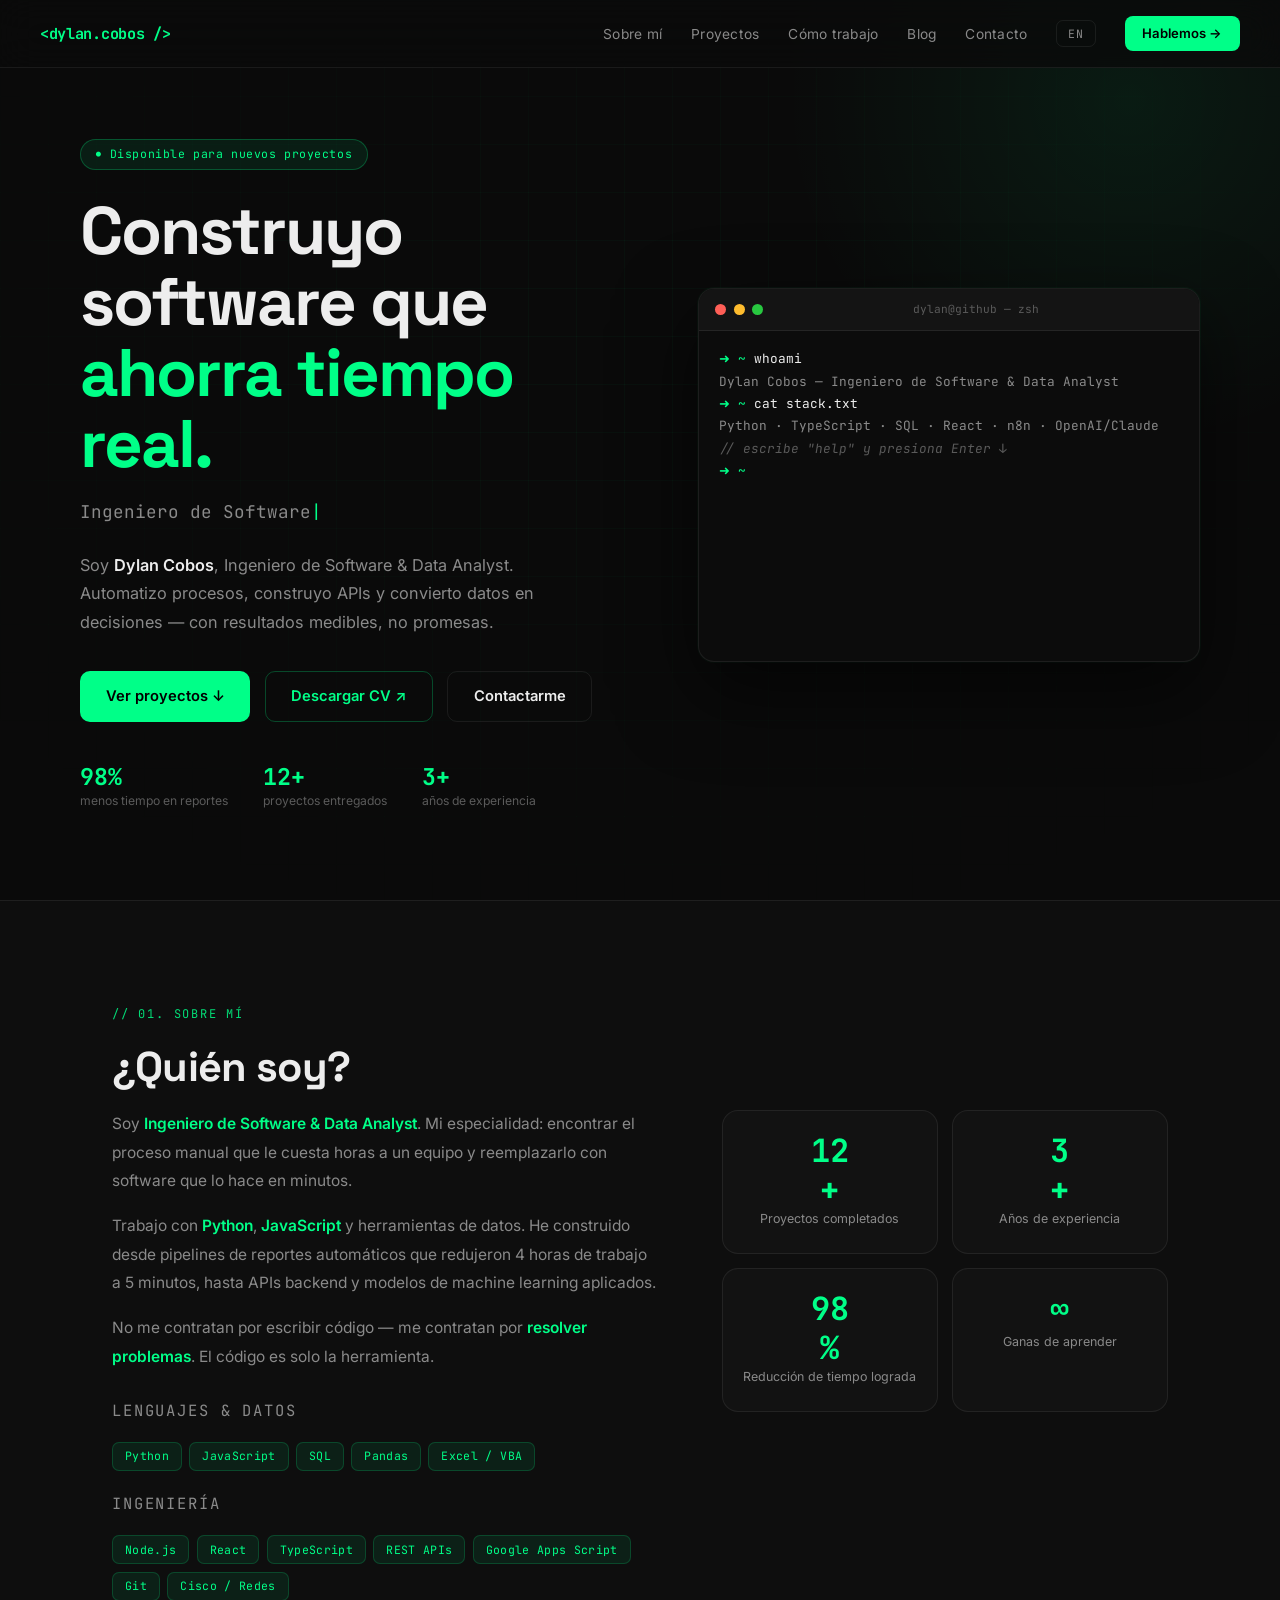
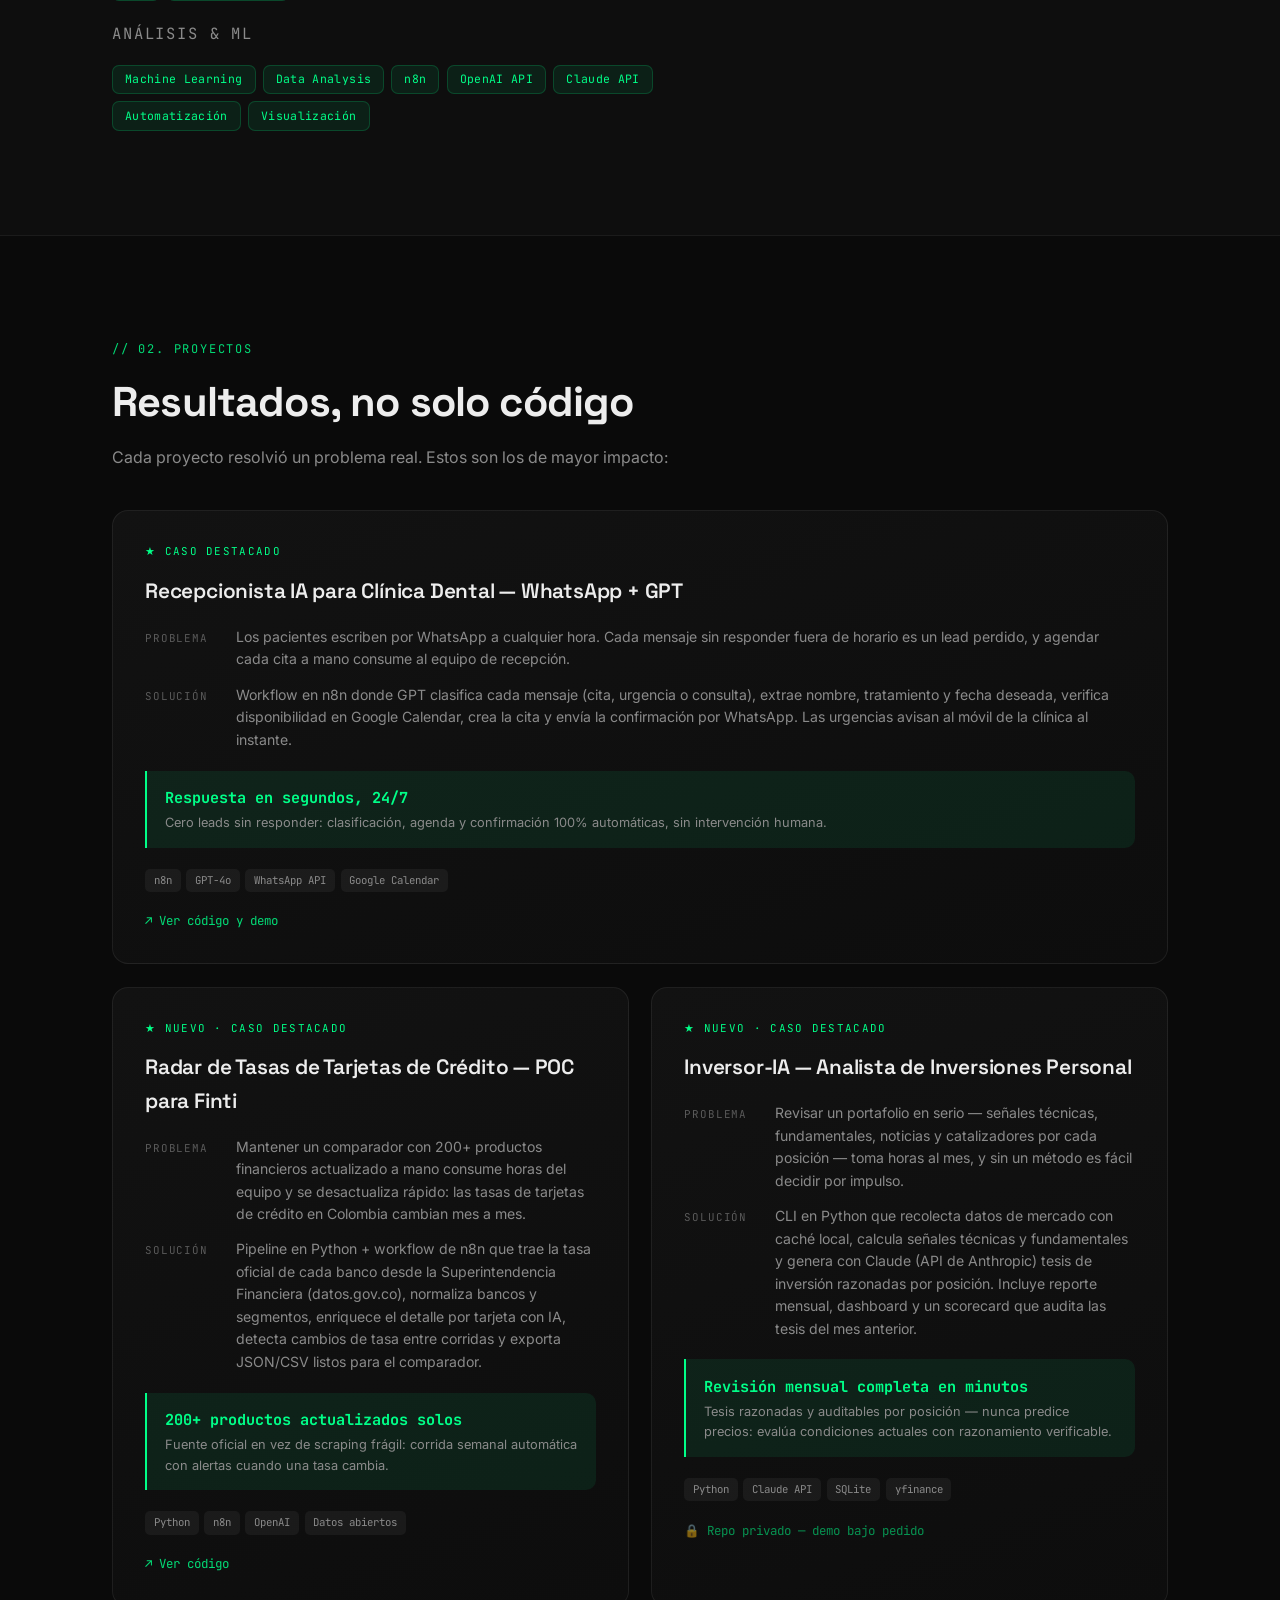
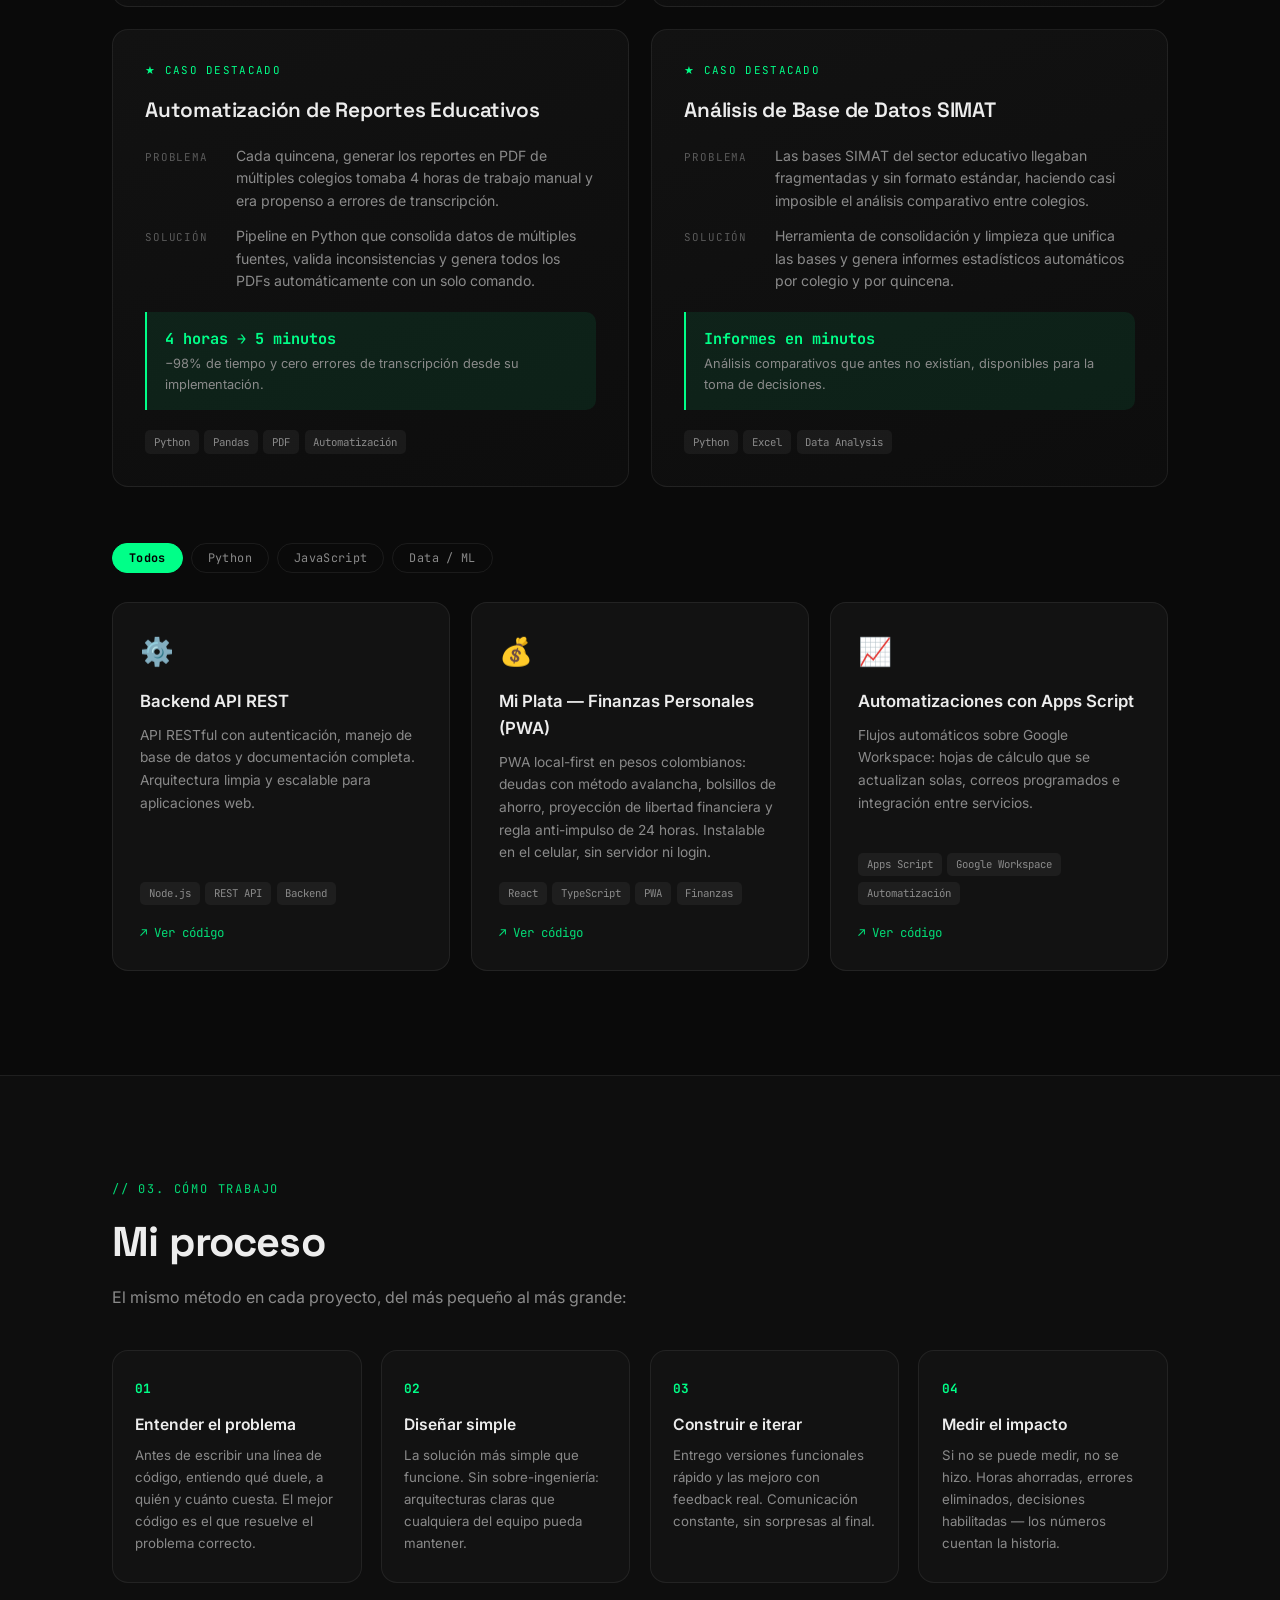
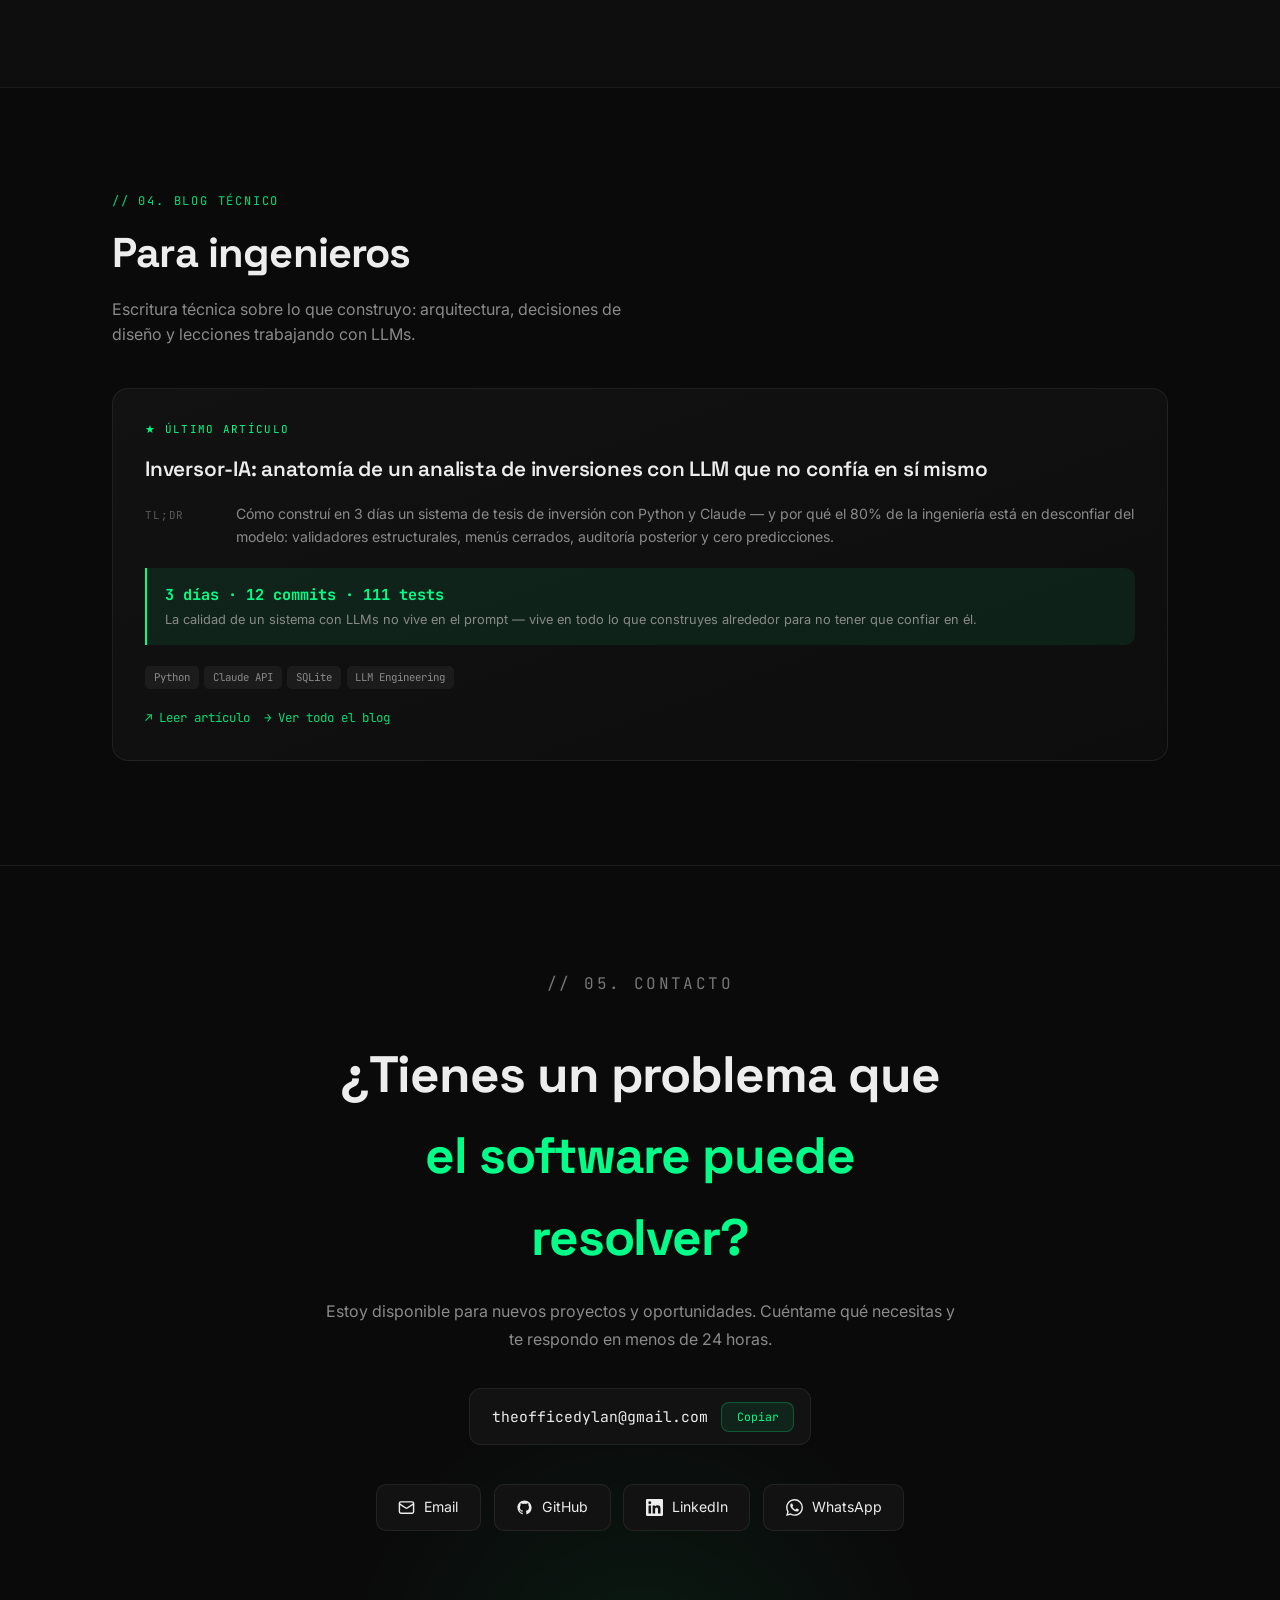
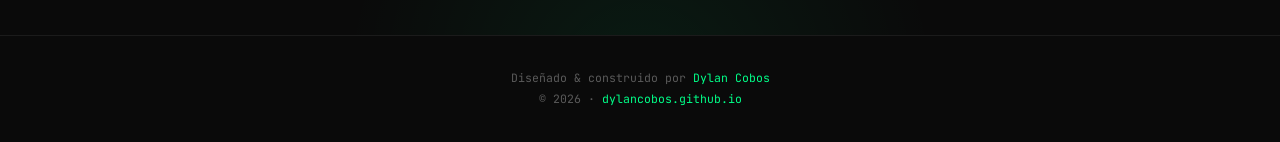
<file: index.html>
<!DOCTYPE html>
<html lang="es">
<head>
    <meta charset="UTF-8">
    <meta name="viewport" content="width=device-width, initial-scale=1.0">
    <title>Dylan Cobos — Ingeniero de Software & Data Analyst</title>
    <meta name="description" content="Ingeniero de Software & Data Analyst. Construyo automatizaciones con IA, APIs y análisis de datos que ahorran horas de trabajo y generan resultados medibles.">
    <meta name="theme-color" content="#0a0a0a">
    <meta property="og:type" content="website">
    <meta property="og:title" content="Dylan Cobos — Ingeniero de Software & Data Analyst">
    <meta property="og:description" content="Convierto problemas reales en software que ahorra tiempo y dinero. Python · JavaScript · Datos.">
    <meta property="og:url" content="https://dylancobos.github.io">
    <link rel="icon" href="data:image/svg+xml,%3Csvg xmlns='http://www.w3.org/2000/svg' viewBox='0 0 100 100'%3E%3Crect width='100' height='100' rx='20' fill='%230a0a0a'/%3E%3Ctext x='50' y='68' font-size='52' text-anchor='middle' fill='%2300ff88' font-family='monospace'%3E%26gt;_%3C/text%3E%3C/svg%3E">
    <link rel="preconnect" href="https://fonts.googleapis.com">
    <link rel="preconnect" href="https://fonts.gstatic.com" crossorigin>
    <link href="https://fonts.googleapis.com/css2?family=JetBrains+Mono:wght@400;500;700&family=Inter:wght@300;400;500;600;700&family=Space+Grotesk:wght@500;600;700&display=swap" rel="stylesheet">

    <!-- Structured data: Google indexa esto como perfil profesional -->
    <script type="application/ld+json">
    {
      "@context": "https://schema.org",
      "@type": "Person",
      "name": "Dylan Cobos",
      "url": "https://dylancobos.github.io",
      "email": "mailto:theofficedylan@gmail.com",
      "jobTitle": "Software Engineer & Data Analyst",
      "knowsAbout": ["Python", "JavaScript", "TypeScript", "SQL", "React", "n8n", "Data Analysis", "Machine Learning", "AI Automation", "Backend Development", "Process Automation"],
      "sameAs": [
        "https://github.com/dylancobos",
        "https://linkedin.com/in/dylancobos"
      ]
    }
    </script>

    <style>
        /* ════════ Variables ════════ */
        :root {
            --bg:           #0a0a0a;
            --bg-soft:      #0e0e0e;
            --bg-card:      #121212;
            --bg-card-h:    #181818;
            --accent:       #00ff88;
            --accent-dark:  #00cc6e;
            --accent-dim:   rgba(0,255,136,.08);
            --accent-glow:  rgba(0,255,136,.25);
            --text:         #ededed;
            --text-dim:     #8a8a8a;
            --text-faint:   #5a5a5a;
            --border:       rgba(255,255,255,.07);
            --border-h:     rgba(0,255,136,.28);
            --mono:         'JetBrains Mono', monospace;
            --sans:         'Inter', sans-serif;
            --display:      'Space Grotesk', sans-serif;
            --radius:       16px;
        }

        /* ════════ Reset ════════ */
        *, *::before, *::after { box-sizing: border-box; margin: 0; padding: 0; }
        html { scroll-behavior: smooth; }
        body {
            background: var(--bg);
            color: var(--text);
            font-family: var(--sans);
            line-height: 1.6;
            overflow-x: hidden;
        }
        ::selection { background: var(--accent); color: #000; }
        ::-webkit-scrollbar { width: 6px; }
        ::-webkit-scrollbar-track { background: var(--bg); }
        ::-webkit-scrollbar-thumb { background: #2a2a2a; border-radius: 3px; }
        ::-webkit-scrollbar-thumb:hover { background: var(--accent); }

        /* ════════ Scroll progress ════════ */
        #progress {
            position: fixed;
            top: 0; left: 0;
            height: 2px;
            width: 0;
            background: linear-gradient(90deg, var(--accent), #00ccff);
            z-index: 300;
            transition: width .1s linear;
        }

        /* ════════ Nav ════════ */
        nav {
            position: fixed;
            inset: 0 0 auto;
            z-index: 200;
            display: flex;
            justify-content: space-between;
            align-items: center;
            padding: 1rem 2.5rem;
            background: rgba(10,10,10,.8);
            backdrop-filter: blur(18px);
            -webkit-backdrop-filter: blur(18px);
            border-bottom: 1px solid var(--border);
        }
        .nav-logo {
            font-family: var(--mono);
            color: var(--accent);
            font-size: .95rem;
            font-weight: 700;
            text-decoration: none;
            letter-spacing: -.02em;
        }
        .nav-right { display: flex; align-items: center; gap: 1.8rem; }
        .nav-links { display: flex; gap: 1.8rem; list-style: none; }
        .nav-links a {
            color: var(--text-dim);
            text-decoration: none;
            font-size: .86rem;
            letter-spacing: .02em;
            transition: color .2s;
        }
        .nav-links a:hover, .nav-links a.active { color: var(--accent); }
        .lang-toggle {
            font-family: var(--mono);
            font-size: .72rem;
            background: transparent;
            color: var(--text-dim);
            border: 1px solid var(--border);
            border-radius: 7px;
            padding: .32rem .7rem;
            cursor: pointer;
            transition: all .2s;
            letter-spacing: .06em;
        }
        .lang-toggle:hover { border-color: var(--accent); color: var(--accent); }
        .nav-cta {
            font-size: .82rem;
            font-weight: 600;
            background: var(--accent);
            color: #000 !important;
            padding: .45rem 1.1rem;
            border-radius: 8px;
            text-decoration: none;
            transition: all .2s;
        }
        .nav-cta:hover { background: var(--accent-dark); transform: translateY(-1px); }

        .hamburger {
            display: none;
            flex-direction: column;
            gap: 5px;
            background: none;
            border: none;
            cursor: pointer;
            padding: 4px;
        }
        .hamburger span {
            display: block;
            width: 22px; height: 2px;
            background: var(--text);
            border-radius: 2px;
            transition: all .3s;
        }
        .hamburger.open span:nth-child(1) { transform: translateY(7px) rotate(45deg); }
        .hamburger.open span:nth-child(2) { opacity: 0; }
        .hamburger.open span:nth-child(3) { transform: translateY(-7px) rotate(-45deg); }

        .mob-menu {
            display: none;
            position: fixed;
            top: 58px; left: 0; right: 0;
            z-index: 199;
            background: rgba(10,10,10,.97);
            backdrop-filter: blur(18px);
            border-bottom: 1px solid var(--border);
            padding: 1rem 2rem 1.5rem;
        }
        .mob-menu.open { display: block; }
        .mob-menu a {
            display: block;
            color: var(--text-dim);
            text-decoration: none;
            padding: .85rem 0;
            border-bottom: 1px solid var(--border);
            font-size: 1rem;
            transition: color .2s;
        }
        .mob-menu a:last-child { border-bottom: none; }
        .mob-menu a:hover { color: var(--accent); }

        /* ════════ Section base ════════ */
        .section-wrap { max-width: 1120px; margin: 0 auto; padding: 6.5rem 2rem; }
        .section-tag {
            font-family: var(--mono);
            font-size: .75rem;
            color: var(--accent);
            letter-spacing: .15em;
            text-transform: uppercase;
            margin-bottom: .6rem;
            opacity: .85;
        }
        .section-title {
            font-family: var(--display);
            font-size: clamp(1.8rem, 4vw, 2.6rem);
            font-weight: 700;
            margin-bottom: .6rem;
            letter-spacing: -.02em;
        }
        .section-sub {
            color: var(--text-dim);
            font-size: 1rem;
            max-width: 560px;
            margin-bottom: 2.5rem;
        }

        /* ════════ HERO ════════ */
        #hero {
            min-height: 100vh;
            display: flex;
            align-items: center;
            padding: 110px 2rem 60px;
            position: relative;
            overflow: hidden;
        }
        .hero-bg {
            position: absolute;
            inset: 0;
            background-image:
                linear-gradient(rgba(0,255,136,.03) 1px, transparent 1px),
                linear-gradient(90deg, rgba(0,255,136,.03) 1px, transparent 1px);
            background-size: 48px 48px;
            mask-image: radial-gradient(ellipse 90% 90% at 50% 40%, #000 10%, transparent 75%);
            -webkit-mask-image: radial-gradient(ellipse 90% 90% at 50% 40%, #000 10%, transparent 75%);
            pointer-events: none;
        }
        .hero-glow {
            position: absolute;
            width: 700px; height: 700px;
            top: -250px; right: -200px;
            background: radial-gradient(circle, rgba(0,255,136,.07) 0%, transparent 70%);
            pointer-events: none;
        }
        .hero-grid {
            position: relative;
            max-width: 1120px;
            margin: 0 auto;
            width: 100%;
            display: grid;
            grid-template-columns: 1.05fr .95fr;
            gap: 4rem;
            align-items: center;
        }
        .hero-badge {
            display: inline-flex;
            align-items: center;
            gap: .5rem;
            background: var(--accent-dim);
            border: 1px solid var(--accent-glow);
            color: var(--accent);
            font-family: var(--mono);
            font-size: .72rem;
            padding: .32rem .95rem;
            border-radius: 999px;
            margin-bottom: 1.6rem;
            letter-spacing: .05em;
        }
        .hero-badge::before { content: "●"; font-size: .5rem; animation: pulse 2s infinite; }
        @keyframes pulse { 0%,100%{opacity:1} 50%{opacity:.3} }

        h1.hero-name {
            font-family: var(--display);
            font-size: clamp(2.4rem, 6.5vw, 4.2rem);
            font-weight: 700;
            line-height: 1.06;
            letter-spacing: -.03em;
            margin-bottom: 1.1rem;
        }
        h1.hero-name em { font-style: normal; color: var(--accent); }
        .hero-role {
            font-family: var(--mono);
            font-size: clamp(.9rem, 2.2vw, 1.1rem);
            color: var(--text-dim);
            margin-bottom: 1.3rem;
            min-height: 1.8em;
        }
        .cursor { color: var(--accent); animation: blink 1s step-end infinite; }
        @keyframes blink { 0%,100%{opacity:1} 50%{opacity:0} }
        .hero-desc {
            color: var(--text-dim);
            font-size: 1.02rem;
            line-height: 1.75;
            max-width: 500px;
            margin-bottom: 2.2rem;
        }
        .hero-desc strong { color: var(--text); font-weight: 600; }
        .hero-ctas { display: flex; gap: .9rem; flex-wrap: wrap; margin-bottom: 2.6rem; }

        .btn {
            display: inline-flex;
            align-items: center;
            gap: .5rem;
            padding: .78rem 1.6rem;
            border-radius: 10px;
            font-size: .92rem;
            font-weight: 600;
            text-decoration: none;
            border: none;
            cursor: pointer;
            transition: all .22s;
        }
        .btn-primary { background: var(--accent); color: #000; }
        .btn-primary:hover {
            background: var(--accent-dark);
            transform: translateY(-2px);
            box-shadow: 0 0 28px rgba(0,255,136,.35);
        }
        .btn-ghost {
            background: transparent;
            color: var(--text);
            border: 1px solid var(--border);
        }
        .btn-ghost:hover { border-color: var(--accent); color: var(--accent); transform: translateY(-2px); }
        .btn-cv {
            background: transparent;
            color: var(--accent);
            border: 1px solid var(--accent-glow);
        }
        .btn-cv:hover { background: var(--accent-dim); transform: translateY(-2px); }

        .hero-proof {
            display: flex;
            gap: 2.2rem;
            flex-wrap: wrap;
        }
        .proof-item { display: flex; flex-direction: column; }
        .proof-n {
            font-family: var(--mono);
            font-size: 1.45rem;
            font-weight: 700;
            color: var(--accent);
            line-height: 1.2;
        }
        .proof-l { font-size: .76rem; color: var(--text-faint); }

        /* ── Terminal ── */
        .terminal {
            background: #0c0c0c;
            border: 1px solid var(--border);
            border-radius: var(--radius);
            overflow: hidden;
            box-shadow: 0 30px 80px rgba(0,0,0,.6), 0 0 0 1px rgba(0,255,136,.04);
            font-family: var(--mono);
            font-size: .8rem;
        }
        .term-bar {
            display: flex;
            align-items: center;
            gap: .45rem;
            padding: .7rem 1rem;
            background: #141414;
            border-bottom: 1px solid var(--border);
        }
        .term-dot { width: 11px; height: 11px; border-radius: 50%; }
        .term-dot:nth-child(1) { background: #ff5f57; }
        .term-dot:nth-child(2) { background: #febc2e; }
        .term-dot:nth-child(3) { background: #28c840; }
        .term-bar-title {
            margin-left: auto; margin-right: auto;
            color: var(--text-faint);
            font-size: .7rem;
        }
        .term-body {
            padding: 1.1rem 1.2rem;
            height: 330px;
            overflow-y: auto;
            line-height: 1.75;
        }
        .term-body::-webkit-scrollbar { width: 4px; }
        .term-line { white-space: pre-wrap; word-break: break-word; }
        .t-prompt { color: var(--accent); }
        .t-cmd { color: var(--text); }
        .t-out { color: var(--text-dim); }
        .t-key { color: #00ccff; }
        .t-hint { color: var(--text-faint); font-style: italic; }
        .term-input-row { display: flex; align-items: baseline; gap: .5rem; }
        .term-input {
            background: transparent;
            border: none;
            outline: none;
            color: var(--text);
            font-family: var(--mono);
            font-size: .8rem;
            flex: 1;
            caret-color: var(--accent);
        }

        /* ════════ ABOUT ════════ */
        #about { border-top: 1px solid var(--border); background: var(--bg-soft); }
        .about-grid {
            display: grid;
            grid-template-columns: 1.1fr .9fr;
            gap: 4rem;
            align-items: start;
        }
        .about-text p {
            color: var(--text-dim);
            line-height: 1.85;
            margin-bottom: 1rem;
            font-size: .97rem;
        }
        .about-text p strong { color: var(--accent); font-weight: 600; }

        .skill-groups { display: flex; flex-direction: column; gap: 1.2rem; margin-top: 1.6rem; }
        .skill-group-label {
            font-family: var(--mono);
            font-size: .7rem;
            color: var(--text-faint);
            letter-spacing: .12em;
            text-transform: uppercase;
            margin-bottom: .55rem;
        }
        .skills-list { display: flex; flex-wrap: wrap; gap: .45rem; }
        .skill {
            font-family: var(--mono);
            font-size: .72rem;
            color: var(--accent);
            background: var(--accent-dim);
            border: 1px solid rgba(0,255,136,.18);
            padding: .28rem .75rem;
            border-radius: 7px;
            letter-spacing: .03em;
            transition: all .2s;
        }
        .skill:hover { border-color: var(--accent); transform: translateY(-1px); }

        .stats-grid { display: grid; grid-template-columns: 1fr 1fr; gap: .9rem; }
        .stat {
            background: var(--bg-card);
            border: 1px solid var(--border);
            border-radius: var(--radius);
            padding: 1.5rem 1.2rem;
            text-align: center;
            transition: border-color .25s, transform .25s;
        }
        .stat:hover { border-color: var(--border-h); transform: translateY(-3px); }
        .stat-n {
            display: block;
            font-family: var(--mono);
            font-size: 2rem;
            font-weight: 700;
            color: var(--accent);
            line-height: 1;
            margin-bottom: .45rem;
        }
        .stat-l { font-size: .78rem; color: var(--text-dim); }

        /* ════════ FEATURED PROJECTS ════════ */
        #projects { border-top: 1px solid var(--border); }
        .featured {
            display: grid;
            grid-template-columns: 1fr 1fr;
            gap: 1.4rem;
            margin-bottom: 3.5rem;
        }
        .featured .case-wide { grid-column: 1 / -1; }
        .case {
            background: linear-gradient(160deg, var(--bg-card) 0%, #0d0d0d 100%);
            border: 1px solid var(--border);
            border-radius: var(--radius);
            padding: 2rem;
            position: relative;
            overflow: hidden;
            transition: transform .3s, border-color .3s, box-shadow .3s;
        }
        .case::before {
            content: "";
            position: absolute;
            top: 0; left: 0; right: 0;
            height: 2px;
            background: linear-gradient(90deg, var(--accent), transparent 60%);
            opacity: 0;
            transition: opacity .3s;
        }
        .case:hover { transform: translateY(-5px); border-color: var(--border-h); box-shadow: 0 28px 60px rgba(0,0,0,.5); }
        .case:hover::before { opacity: 1; }
        .case-label {
            font-family: var(--mono);
            font-size: .68rem;
            color: var(--accent);
            letter-spacing: .12em;
            text-transform: uppercase;
            margin-bottom: .9rem;
            display: block;
        }
        .case-title { font-family: var(--display); font-size: 1.3rem; font-weight: 600; margin-bottom: 1.1rem; letter-spacing: -.01em; }
        .case-row { display: flex; gap: .7rem; margin-bottom: .8rem; align-items: baseline; }
        .case-k {
            font-family: var(--mono);
            font-size: .68rem;
            color: var(--text-faint);
            text-transform: uppercase;
            letter-spacing: .08em;
            min-width: 80px;
            flex-shrink: 0;
        }
        .case-v { color: var(--text-dim); font-size: .88rem; line-height: 1.6; }
        .case-impact {
            margin: 1.2rem 0 1.3rem;
            padding: .9rem 1.1rem;
            background: var(--accent-dim);
            border-left: 2px solid var(--accent);
            border-radius: 0 10px 10px 0;
        }
        .case-impact span {
            font-family: var(--mono);
            color: var(--accent);
            font-size: .95rem;
            font-weight: 700;
        }
        .case-impact p { color: var(--text-dim); font-size: .8rem; margin-top: .15rem; }
        .case-tags { display: flex; flex-wrap: wrap; gap: .35rem; }

        /* ── Project grid ── */
        .filters { display: flex; flex-wrap: wrap; gap: .5rem; margin-bottom: 1.8rem; }
        .filter-btn {
            font-family: var(--mono);
            font-size: .74rem;
            background: transparent;
            color: var(--text-dim);
            border: 1px solid var(--border);
            border-radius: 999px;
            padding: .38rem 1rem;
            cursor: pointer;
            transition: all .2s;
            letter-spacing: .03em;
        }
        .filter-btn:hover { border-color: var(--accent); color: var(--accent); }
        .filter-btn.active { background: var(--accent); color: #000; border-color: var(--accent); font-weight: 700; }

        .projects-grid {
            display: grid;
            grid-template-columns: repeat(auto-fill, minmax(300px, 1fr));
            gap: 1.3rem;
        }
        .card {
            background: var(--bg-card);
            border: 1px solid var(--border);
            border-radius: var(--radius);
            padding: 1.7rem;
            position: relative;
            overflow: hidden;
            transition: transform .3s, border-color .3s, background .3s, box-shadow .3s, opacity .3s;
            display: flex;
            flex-direction: column;
        }
        .card.hidden { display: none; }
        .card::after {
            content: "";
            position: absolute;
            top: 0; left: 0; right: 0;
            height: 2px;
            background: linear-gradient(90deg, var(--accent), transparent);
            opacity: 0;
            transition: opacity .3s;
        }
        .card:hover {
            transform: translateY(-5px);
            border-color: var(--border-h);
            background: var(--bg-card-h);
            box-shadow: 0 24px 48px rgba(0,0,0,.5);
        }
        .card:hover::after { opacity: 1; }
        .card-icon { font-size: 1.7rem; margin-bottom: .9rem; display: block; }
        .card-title { font-size: 1.05rem; font-weight: 600; margin-bottom: .55rem; }
        .card-desc {
            color: var(--text-dim);
            font-size: .86rem;
            line-height: 1.65;
            margin-bottom: 1.1rem;
            flex: 1;
        }
        .card-tags { display: flex; flex-wrap: wrap; gap: .35rem; margin-bottom: 1.1rem; }
        .tag {
            font-family: var(--mono);
            font-size: .67rem;
            color: var(--text-dim);
            background: rgba(255,255,255,.05);
            border-radius: 5px;
            padding: .2rem .55rem;
        }
        .card-links { display: flex; gap: .9rem; }
        .card-link {
            font-family: var(--mono);
            font-size: .78rem;
            color: var(--accent);
            text-decoration: none;
            display: flex;
            align-items: center;
            gap: .3rem;
            opacity: .85;
            transition: opacity .2s;
        }
        .card-link:hover { opacity: 1; }

        /* ════════ PROCESS ════════ */
        #process { border-top: 1px solid var(--border); background: var(--bg-soft); }
        .process-grid {
            display: grid;
            grid-template-columns: repeat(4, 1fr);
            gap: 1.2rem;
        }
        .step {
            background: var(--bg-card);
            border: 1px solid var(--border);
            border-radius: var(--radius);
            padding: 1.7rem 1.4rem;
            transition: border-color .25s, transform .25s;
        }
        .step:hover { border-color: var(--border-h); transform: translateY(-4px); }
        .step-n {
            font-family: var(--mono);
            font-size: .8rem;
            color: var(--accent);
            font-weight: 700;
            display: block;
            margin-bottom: .8rem;
        }
        .step-t { font-weight: 600; font-size: .98rem; margin-bottom: .5rem; }
        .step-d { color: var(--text-dim); font-size: .83rem; line-height: 1.65; }

        /* ════════ CONTACT ════════ */
        #contact { border-top: 1px solid var(--border); position: relative; overflow: hidden; }
        .contact-glow {
            position: absolute;
            width: 600px; height: 600px;
            bottom: -350px; left: 50%;
            transform: translateX(-50%);
            background: radial-gradient(circle, rgba(0,255,136,.07) 0%, transparent 70%);
            pointer-events: none;
        }
        .contact-inner { max-width: 640px; margin: 0 auto; text-align: center; position: relative; }
        .contact-title {
            font-family: var(--display);
            font-size: clamp(2rem, 5.5vw, 3.2rem);
            font-weight: 700;
            letter-spacing: -.02em;
            margin-bottom: 1.1rem;
        }
        .contact-title em { font-style: normal; color: var(--accent); }
        .contact-inner > p {
            color: var(--text-dim);
            font-size: 1rem;
            line-height: 1.75;
            margin-bottom: 2.2rem;
        }
        .email-box {
            display: inline-flex;
            align-items: center;
            gap: .8rem;
            background: var(--bg-card);
            border: 1px solid var(--border);
            border-radius: 12px;
            padding: .8rem 1rem .8rem 1.4rem;
            margin-bottom: 2.4rem;
            font-family: var(--mono);
            font-size: .92rem;
        }
        .email-box span { color: var(--text); }
        .copy-btn {
            font-family: var(--mono);
            font-size: .72rem;
            background: var(--accent-dim);
            color: var(--accent);
            border: 1px solid var(--accent-glow);
            border-radius: 8px;
            padding: .4rem .9rem;
            cursor: pointer;
            transition: all .2s;
        }
        .copy-btn:hover { background: var(--accent); color: #000; }
        .contact-links { display: flex; justify-content: center; gap: .8rem; flex-wrap: wrap; }
        .contact-btn {
            display: flex;
            align-items: center;
            gap: .55rem;
            padding: .72rem 1.35rem;
            background: var(--bg-card);
            border: 1px solid var(--border);
            border-radius: 10px;
            color: var(--text);
            text-decoration: none;
            font-size: .88rem;
            transition: all .22s;
        }
        .contact-btn svg { width: 17px; height: 17px; flex-shrink: 0; }
        .contact-btn:hover {
            border-color: var(--accent);
            color: var(--accent);
            transform: translateY(-2px);
            background: var(--accent-dim);
        }

        /* ════════ FOOTER ════════ */
        footer { border-top: 1px solid var(--border); padding: 2rem; text-align: center; }
        footer p { font-family: var(--mono); font-size: .72rem; color: var(--text-faint); line-height: 1.8; }
        footer span { color: var(--accent); }

        /* ════════ Animations ════════ */
        .fade {
            opacity: 0;
            transform: translateY(20px);
            transition: opacity .6s ease, transform .6s ease;
        }
        .fade.visible { opacity: 1; transform: translateY(0); }
        @media (prefers-reduced-motion: reduce) {
            *, *::before, *::after { animation: none !important; transition: none !important; }
            html { scroll-behavior: auto; }
        }

        /* ════════ Responsive ════════ */
        @media (max-width: 960px) {
            .hero-grid { grid-template-columns: 1fr; gap: 3rem; }
            .terminal { max-width: 560px; }
            .process-grid { grid-template-columns: 1fr 1fr; }
            .featured { grid-template-columns: 1fr; }
        }
        @media (max-width: 800px) {
            .nav-links, .nav-cta { display: none; }
            .hamburger { display: flex; }
            nav { padding: 1rem 1.5rem; }
            .section-wrap { padding: 4.5rem 1.3rem; }
            .about-grid { grid-template-columns: 1fr; gap: 3rem; }
        }
        @media (max-width: 520px) {
            .projects-grid { grid-template-columns: 1fr; }
            .hero-ctas { flex-direction: column; }
            .btn { justify-content: center; }
            .process-grid { grid-template-columns: 1fr; }
            .hero-proof { gap: 1.4rem; }
            .email-box { flex-direction: column; padding: 1rem; }
        }
    </style>
</head>
<body>

<div id="progress"></div>

<!-- ════════ NAV ════════ -->
<nav>
    <a href="#hero" class="nav-logo">&lt;dylan.cobos /&gt;</a>
    <div class="nav-right">
        <ul class="nav-links">
            <li><a href="#about" data-i18n="nav_about">Sobre mí</a></li>
            <li><a href="#projects" data-i18n="nav_projects">Proyectos</a></li>
            <li><a href="#process" data-i18n="nav_process">Cómo trabajo</a></li>
            <li><a href="#blog" data-i18n="nav_blog">Blog</a></li>
            <li><a href="#contact" data-i18n="nav_contact">Contacto</a></li>
        </ul>
        <button class="lang-toggle" id="langBtn" aria-label="Switch language">EN</button>
        <a href="#contact" class="nav-cta" data-i18n="nav_cta">Hablemos →</a>
        <button class="hamburger" id="ham" aria-label="Menú">
            <span></span><span></span><span></span>
        </button>
    </div>
</nav>

<div class="mob-menu" id="mob">
    <a href="#about" onclick="closeMob()" data-i18n="nav_about">Sobre mí</a>
    <a href="#projects" onclick="closeMob()" data-i18n="nav_projects">Proyectos</a>
    <a href="#process" onclick="closeMob()" data-i18n="nav_process">Cómo trabajo</a>
    <a href="#blog" onclick="closeMob()" data-i18n="nav_blog">Blog</a>
    <a href="#contact" onclick="closeMob()" data-i18n="nav_contact">Contacto</a>
</div>

<!-- ════════ HERO ════════ -->
<section id="hero">
    <div class="hero-bg"></div>
    <div class="hero-glow"></div>
    <div class="hero-grid">
        <div class="hero-content">
            <div class="hero-badge" data-i18n="badge">Disponible para nuevos proyectos</div>
            <h1 class="hero-name"><span data-i18n="hero_h1a">Construyo software que</span><br><em data-i18n="hero_h1b">ahorra tiempo real.</em></h1>
            <p class="hero-role"><span id="typing"></span><span class="cursor">|</span></p>
            <p class="hero-desc" data-i18n-html="hero_desc">
                Soy <strong>Dylan Cobos</strong>, Ingeniero de Software & Data Analyst.
                Automatizo procesos, construyo APIs y convierto datos en decisiones —
                con resultados medibles, no promesas.
            </p>
            <div class="hero-ctas">
                <a href="#projects" class="btn btn-primary" data-i18n="cta_projects">Ver proyectos ↓</a>
                <a href="cv.pdf" class="btn btn-cv" download data-i18n="cta_cv">Descargar CV ↗</a>
                <a href="#contact" class="btn btn-ghost" data-i18n="cta_contact">Contactarme</a>
            </div>
            <div class="hero-proof">
                <div class="proof-item">
                    <span class="proof-n">98%</span>
                    <span class="proof-l" data-i18n="proof_1">menos tiempo en reportes</span>
                </div>
                <div class="proof-item">
                    <span class="proof-n">12+</span>
                    <span class="proof-l" data-i18n="proof_2">proyectos entregados</span>
                </div>
                <div class="proof-item">
                    <span class="proof-n">3+</span>
                    <span class="proof-l" data-i18n="proof_3">años de experiencia</span>
                </div>
            </div>
        </div>

        <!-- Terminal interactiva -->
        <div class="terminal" id="terminal">
            <div class="term-bar">
                <span class="term-dot"></span><span class="term-dot"></span><span class="term-dot"></span>
                <span class="term-bar-title">dylan@github — zsh</span>
            </div>
            <div class="term-body" id="termBody">
                <div class="term-line"><span class="t-prompt">➜ ~</span> <span class="t-cmd">whoami</span></div>
                <div class="term-line t-out" data-i18n="term_whoami">Dylan Cobos — Ingeniero de Software & Data Analyst</div>
                <div class="term-line"><span class="t-prompt">➜ ~</span> <span class="t-cmd">cat stack.txt</span></div>
                <div class="term-line t-out">Python · TypeScript · SQL · React · n8n · OpenAI/Claude</div>
                <div class="term-line t-hint" data-i18n="term_hint">// escribe "help" y presiona Enter ↓</div>
                <div class="term-input-row">
                    <span class="t-prompt">➜ ~</span>
                    <input type="text" class="term-input" id="termInput" autocomplete="off" spellcheck="false" aria-label="Terminal">
                </div>
            </div>
        </div>
    </div>
</section>

<!-- ════════ ABOUT ════════ -->
<section id="about">
    <div class="section-wrap">
        <p class="section-tag" data-i18n="about_tag">// 01. sobre mí</p>
        <h2 class="section-title" data-i18n="about_title">¿Quién soy?</h2>
        <div class="about-grid">
            <div class="about-text">
                <p data-i18n-html="about_p1">
                    Soy <strong>Ingeniero de Software & Data Analyst</strong>. Mi especialidad:
                    encontrar el proceso manual que le cuesta horas a un equipo y reemplazarlo
                    con software que lo hace en minutos.
                </p>
                <p data-i18n-html="about_p2">
                    Trabajo con <strong>Python</strong>, <strong>JavaScript</strong> y herramientas de datos.
                    He construido desde pipelines de reportes automáticos que redujeron 4 horas de trabajo
                    a 5 minutos, hasta APIs backend y modelos de machine learning aplicados.
                </p>
                <p data-i18n-html="about_p3">
                    No me contratan por escribir código — me contratan por <strong>resolver problemas</strong>.
                    El código es solo la herramienta.
                </p>
                <div class="skill-groups">
                    <div>
                        <p class="skill-group-label" data-i18n="sk_lang">Lenguajes & Datos</p>
                        <div class="skills-list">
                            <span class="skill">Python</span>
                            <span class="skill">JavaScript</span>
                            <span class="skill">SQL</span>
                            <span class="skill">Pandas</span>
                            <span class="skill">Excel / VBA</span>
                        </div>
                    </div>
                    <div>
                        <p class="skill-group-label" data-i18n="sk_eng">Ingeniería</p>
                        <div class="skills-list">
                            <span class="skill">Node.js</span>
                            <span class="skill">React</span>
                            <span class="skill">TypeScript</span>
                            <span class="skill">REST APIs</span>
                            <span class="skill">Google Apps Script</span>
                            <span class="skill">Git</span>
                            <span class="skill">Cisco / Redes</span>
                        </div>
                    </div>
                    <div>
                        <p class="skill-group-label" data-i18n="sk_data">Análisis & ML</p>
                        <div class="skills-list">
                            <span class="skill">Machine Learning</span>
                            <span class="skill">Data Analysis</span>
                            <span class="skill">n8n</span>
                            <span class="skill">OpenAI API</span>
                            <span class="skill">Claude API</span>
                            <span class="skill" data-i18n="sk_auto">Automatización</span>
                            <span class="skill" data-i18n="sk_viz">Visualización</span>
                        </div>
                    </div>
                </div>
            </div>
            <div class="stats-grid">
                <div class="stat fade">
                    <span class="stat-n" data-count="12">0</span><span class="stat-n" style="display:inline">+</span>
                    <div class="stat-l" data-i18n="stat_1">Proyectos completados</div>
                </div>
                <div class="stat fade">
                    <span class="stat-n" data-count="3">0</span><span class="stat-n" style="display:inline">+</span>
                    <div class="stat-l" data-i18n="stat_2">Años de experiencia</div>
                </div>
                <div class="stat fade">
                    <span class="stat-n" data-count="98">0</span><span class="stat-n" style="display:inline">%</span>
                    <div class="stat-l" data-i18n="stat_3">Reducción de tiempo lograda</div>
                </div>
                <div class="stat fade">
                    <span class="stat-n">∞</span>
                    <div class="stat-l" data-i18n="stat_4">Ganas de aprender</div>
                </div>
            </div>
        </div>
    </div>
</section>

<!-- ════════ PROJECTS ════════ -->
<section id="projects">
    <div class="section-wrap">
        <p class="section-tag" data-i18n="proj_tag">// 02. proyectos</p>
        <h2 class="section-title" data-i18n="proj_title">Resultados, no solo código</h2>
        <p class="section-sub" data-i18n="proj_sub">Cada proyecto resolvió un problema real. Estos son los de mayor impacto:</p>

        <!-- Case studies destacados -->
        <div class="featured">
            <article class="case case-wide fade">
                <span class="case-label" data-i18n="case_label0">★ Caso destacado</span>
                <h3 class="case-title" data-i18n="case0_title">Recepcionista IA para Clínica Dental — WhatsApp + GPT</h3>
                <div class="case-row">
                    <span class="case-k" data-i18n="k_problem0">Problema</span>
                    <span class="case-v" data-i18n="case0_problem">Los pacientes escriben por WhatsApp a cualquier hora. Cada mensaje sin responder fuera de horario es un lead perdido, y agendar cada cita a mano consume al equipo de recepción.</span>
                </div>
                <div class="case-row">
                    <span class="case-k" data-i18n="k_solution0">Solución</span>
                    <span class="case-v" data-i18n="case0_solution">Workflow en n8n donde GPT clasifica cada mensaje (cita, urgencia o consulta), extrae nombre, tratamiento y fecha deseada, verifica disponibilidad en Google Calendar, crea la cita y envía la confirmación por WhatsApp. Las urgencias avisan al móvil de la clínica al instante.</span>
                </div>
                <div class="case-impact">
                    <span data-i18n="case0_metric">Respuesta en segundos, 24/7</span>
                    <p data-i18n="case0_impact">Cero leads sin responder: clasificación, agenda y confirmación 100% automáticas, sin intervención humana.</p>
                </div>
                <div class="case-tags">
                    <span class="tag">n8n</span>
                    <span class="tag">GPT-4o</span>
                    <span class="tag">WhatsApp API</span>
                    <span class="tag">Google Calendar</span>
                </div>
                <div class="card-links" style="margin-top:1.2rem">
                    <a href="https://github.com/dylancobos/n8n-dental-leads" class="card-link" target="_blank" rel="noopener" data-i18n="link_case0">↗ Ver código y demo</a>
                </div>
            </article>

            <article class="case fade">
                <span class="case-label" data-i18n="case3_label">★ Nuevo · Caso destacado</span>
                <h3 class="case-title" data-i18n="case3_title">Radar de Tasas de Tarjetas de Crédito — POC para Finti</h3>
                <div class="case-row">
                    <span class="case-k" data-i18n="k_problem3">Problema</span>
                    <span class="case-v" data-i18n="case3_problem">Mantener un comparador con 200+ productos financieros actualizado a mano consume horas del equipo y se desactualiza rápido: las tasas de tarjetas de crédito en Colombia cambian mes a mes.</span>
                </div>
                <div class="case-row">
                    <span class="case-k" data-i18n="k_solution3">Solución</span>
                    <span class="case-v" data-i18n="case3_solution">Pipeline en Python + workflow de n8n que trae la tasa oficial de cada banco desde la Superintendencia Financiera (datos.gov.co), normaliza bancos y segmentos, enriquece el detalle por tarjeta con IA, detecta cambios de tasa entre corridas y exporta JSON/CSV listos para el comparador.</span>
                </div>
                <div class="case-impact">
                    <span data-i18n="case3_metric">200+ productos actualizados solos</span>
                    <p data-i18n="case3_impact">Fuente oficial en vez de scraping frágil: corrida semanal automática con alertas cuando una tasa cambia.</p>
                </div>
                <div class="case-tags">
                    <span class="tag">Python</span>
                    <span class="tag">n8n</span>
                    <span class="tag">OpenAI</span>
                    <span class="tag" data-i18n="tag_opendata">Datos abiertos</span>
                </div>
                <div class="card-links" style="margin-top:1.2rem">
                    <a href="https://github.com/dylancobos/finti-tc-poc" class="card-link" target="_blank" rel="noopener" data-i18n="link_case3">↗ Ver código</a>
                </div>
            </article>

            <article class="case fade">
                <span class="case-label" data-i18n="case4_label">★ Nuevo · Caso destacado</span>
                <h3 class="case-title" data-i18n="case4_title">Inversor-IA — Analista de Inversiones Personal</h3>
                <div class="case-row">
                    <span class="case-k" data-i18n="k_problem4">Problema</span>
                    <span class="case-v" data-i18n="case4_problem">Revisar un portafolio en serio — señales técnicas, fundamentales, noticias y catalizadores por cada posición — toma horas al mes, y sin un método es fácil decidir por impulso.</span>
                </div>
                <div class="case-row">
                    <span class="case-k" data-i18n="k_solution4">Solución</span>
                    <span class="case-v" data-i18n="case4_solution">CLI en Python que recolecta datos de mercado con caché local, calcula señales técnicas y fundamentales y genera con Claude (API de Anthropic) tesis de inversión razonadas por posición. Incluye reporte mensual, dashboard y un scorecard que audita las tesis del mes anterior.</span>
                </div>
                <div class="case-impact">
                    <span data-i18n="case4_metric">Revisión mensual completa en minutos</span>
                    <p data-i18n="case4_impact">Tesis razonadas y auditables por posición — nunca predice precios: evalúa condiciones actuales con razonamiento verificable.</p>
                </div>
                <div class="case-tags">
                    <span class="tag">Python</span>
                    <span class="tag">Claude API</span>
                    <span class="tag">SQLite</span>
                    <span class="tag">yfinance</span>
                </div>
                <div class="card-links" style="margin-top:1.2rem">
                    <span class="card-link" style="opacity:.55;cursor:default" data-i18n="link_case4">🔒 Repo privado — demo bajo pedido</span>
                </div>
            </article>

            <article class="case fade">
                <span class="case-label" data-i18n="case_label">★ Caso destacado</span>
                <h3 class="case-title" data-i18n="case1_title">Automatización de Reportes Educativos</h3>
                <div class="case-row">
                    <span class="case-k" data-i18n="k_problem">Problema</span>
                    <span class="case-v" data-i18n="case1_problem">Cada quincena, generar los reportes en PDF de múltiples colegios tomaba 4 horas de trabajo manual y era propenso a errores de transcripción.</span>
                </div>
                <div class="case-row">
                    <span class="case-k" data-i18n="k_solution">Solución</span>
                    <span class="case-v" data-i18n="case1_solution">Pipeline en Python que consolida datos de múltiples fuentes, valida inconsistencias y genera todos los PDFs automáticamente con un solo comando.</span>
                </div>
                <div class="case-impact">
                    <span data-i18n="case1_metric">4 horas → 5 minutos</span>
                    <p data-i18n="case1_impact">−98% de tiempo y cero errores de transcripción desde su implementación.</p>
                </div>
                <div class="case-tags">
                    <span class="tag">Python</span>
                    <span class="tag">Pandas</span>
                    <span class="tag">PDF</span>
                    <span class="tag" data-i18n="tag_auto">Automatización</span>
                </div>
            </article>

            <article class="case fade">
                <span class="case-label" data-i18n="case_label2">★ Caso destacado</span>
                <h3 class="case-title" data-i18n="case2_title">Análisis de Base de Datos SIMAT</h3>
                <div class="case-row">
                    <span class="case-k" data-i18n="k_problem2">Problema</span>
                    <span class="case-v" data-i18n="case2_problem">Las bases SIMAT del sector educativo llegaban fragmentadas y sin formato estándar, haciendo casi imposible el análisis comparativo entre colegios.</span>
                </div>
                <div class="case-row">
                    <span class="case-k" data-i18n="k_solution2">Solución</span>
                    <span class="case-v" data-i18n="case2_solution">Herramienta de consolidación y limpieza que unifica las bases y genera informes estadísticos automáticos por colegio y por quincena.</span>
                </div>
                <div class="case-impact">
                    <span data-i18n="case2_metric">Informes en minutos</span>
                    <p data-i18n="case2_impact">Análisis comparativos que antes no existían, disponibles para la toma de decisiones.</p>
                </div>
                <div class="case-tags">
                    <span class="tag">Python</span>
                    <span class="tag">Excel</span>
                    <span class="tag">Data Analysis</span>
                </div>
            </article>
        </div>

        <!-- Filtros -->
        <div class="filters" id="filters">
            <button class="filter-btn active" data-filter="all" data-i18n="f_all">Todos</button>
            <button class="filter-btn" data-filter="python">Python</button>
            <button class="filter-btn" data-filter="js">JavaScript</button>
            <button class="filter-btn" data-filter="data">Data / ML</button>
        </div>

        <div class="projects-grid">
            <div class="card fade" data-cat="js">
                <span class="card-icon">⚙️</span>
                <h3 class="card-title">Backend API REST</h3>
                <p class="card-desc" data-i18n="p_api">
                    API RESTful con autenticación, manejo de base de datos y documentación completa.
                    Arquitectura limpia y escalable para aplicaciones web.
                </p>
                <div class="card-tags">
                    <span class="tag">Node.js</span><span class="tag">REST API</span><span class="tag">Backend</span>
                </div>
                <div class="card-links">
                    <a href="https://github.com/dylancobos" class="card-link" target="_blank" rel="noopener" data-i18n="link_code">↗ Ver código</a>
                </div>
            </div>

            <div class="card fade" data-cat="js">
                <span class="card-icon">💰</span>
                <h3 class="card-title" data-i18n="p_fin_t">Mi Plata — Finanzas Personales (PWA)</h3>
                <p class="card-desc" data-i18n="p_fin">
                    PWA local-first en pesos colombianos: deudas con método avalancha, bolsillos
                    de ahorro, proyección de libertad financiera y regla anti-impulso de 24 horas.
                    Instalable en el celular, sin servidor ni login.
                </p>
                <div class="card-tags">
                    <span class="tag">React</span><span class="tag">TypeScript</span><span class="tag">PWA</span><span class="tag" data-i18n="tag_fin">Finanzas</span>
                </div>
                <div class="card-links">
                    <a href="https://github.com/dylancobos/mi-plata" class="card-link" target="_blank" rel="noopener" data-i18n="link_code2">↗ Ver código</a>
                </div>
            </div>

            <div class="card fade" data-cat="python data">
                <span class="card-icon">📈</span>
                <h3 class="card-title" data-i18n="p_apps_t">Automatizaciones con Apps Script</h3>
                <p class="card-desc" data-i18n="p_apps">
                    Flujos automáticos sobre Google Workspace: hojas de cálculo que se actualizan solas,
                    correos programados e integración entre servicios.
                </p>
                <div class="card-tags">
                    <span class="tag">Apps Script</span><span class="tag">Google Workspace</span><span class="tag" data-i18n="tag_auto2">Automatización</span>
                </div>
                <div class="card-links">
                    <a href="https://github.com/dylancobos" class="card-link" target="_blank" rel="noopener" data-i18n="link_code5">↗ Ver código</a>
                </div>
            </div>
        </div>
    </div>
</section>

<!-- ════════ PROCESS ════════ -->
<section id="process">
    <div class="section-wrap">
        <p class="section-tag" data-i18n="proc_tag">// 03. cómo trabajo</p>
        <h2 class="section-title" data-i18n="proc_title">Mi proceso</h2>
        <p class="section-sub" data-i18n="proc_sub">El mismo método en cada proyecto, del más pequeño al más grande:</p>
        <div class="process-grid">
            <div class="step fade">
                <span class="step-n">01</span>
                <h3 class="step-t" data-i18n="step1_t">Entender el problema</h3>
                <p class="step-d" data-i18n="step1_d">Antes de escribir una línea de código, entiendo qué duele, a quién y cuánto cuesta. El mejor código es el que resuelve el problema correcto.</p>
            </div>
            <div class="step fade">
                <span class="step-n">02</span>
                <h3 class="step-t" data-i18n="step2_t">Diseñar simple</h3>
                <p class="step-d" data-i18n="step2_d">La solución más simple que funcione. Sin sobre-ingeniería: arquitecturas claras que cualquiera del equipo pueda mantener.</p>
            </div>
            <div class="step fade">
                <span class="step-n">03</span>
                <h3 class="step-t" data-i18n="step3_t">Construir e iterar</h3>
                <p class="step-d" data-i18n="step3_d">Entrego versiones funcionales rápido y las mejoro con feedback real. Comunicación constante, sin sorpresas al final.</p>
            </div>
            <div class="step fade">
                <span class="step-n">04</span>
                <h3 class="step-t" data-i18n="step4_t">Medir el impacto</h3>
                <p class="step-d" data-i18n="step4_d">Si no se puede medir, no se hizo. Horas ahorradas, errores eliminados, decisiones habilitadas — los números cuentan la historia.</p>
            </div>
        </div>
    </div>
</section>

<!-- ════════ BLOG ════════ -->
<section id="blog" style="border-top:1px solid var(--border)">
    <div class="section-wrap">
        <p class="section-tag" data-i18n="blog_tag">// 04. blog técnico</p>
        <h2 class="section-title" data-i18n="blog_title">Para ingenieros</h2>
        <p class="section-sub" data-i18n="blog_sub">Escritura técnica sobre lo que construyo: arquitectura, decisiones de diseño y lecciones trabajando con LLMs.</p>

        <article class="case case-wide fade">
            <span class="case-label" data-i18n="blog_label">★ Último artículo</span>
            <h3 class="case-title">Inversor-IA: anatomía de un analista de inversiones con LLM que no confía en sí mismo</h3>
            <div class="case-row">
                <span class="case-k">TL;DR</span>
                <span class="case-v" data-i18n="blog_p1_d">Cómo construí en 3 días un sistema de tesis de inversión con Python y Claude — y por qué el 80% de la ingeniería está en desconfiar del modelo: validadores estructurales, menús cerrados, auditoría posterior y cero predicciones.</span>
            </div>
            <div class="case-impact">
                <span>3 días · 12 commits · 111 tests</span>
                <p data-i18n="blog_p1_i">La calidad de un sistema con LLMs no vive en el prompt — vive en todo lo que construyes alrededor para no tener que confiar en él.</p>
            </div>
            <div class="case-tags">
                <span class="tag">Python</span>
                <span class="tag">Claude API</span>
                <span class="tag">SQLite</span>
                <span class="tag">LLM Engineering</span>
            </div>
            <div class="card-links" style="margin-top:1.2rem">
                <a href="blog/inversor-ia/" class="card-link" data-i18n="blog_read">↗ Leer artículo</a>
                <a href="blog/" class="card-link" data-i18n="blog_all">→ Ver todo el blog</a>
            </div>
        </article>
    </div>
</section>

<!-- ════════ CONTACT ════════ -->
<section id="contact">
    <div class="contact-glow"></div>
    <div class="section-wrap">
        <div class="contact-inner">
            <p class="section-tag" data-i18n="ct_tag">// 05. contacto</p>
            <h2 class="contact-title"><span data-i18n="ct_t1">¿Tienes un problema que</span> <em data-i18n="ct_t2">el software puede resolver?</em></h2>
            <p data-i18n="ct_p">
                Estoy disponible para nuevos proyectos y oportunidades.
                Cuéntame qué necesitas y te respondo en menos de 24 horas.
            </p>
            <div class="email-box">
                <span id="emailText">theofficedylan@gmail.com</span>
                <button class="copy-btn" id="copyBtn" data-i18n="ct_copy">Copiar</button>
            </div>
            <div class="contact-links">
                <a href="mailto:theofficedylan@gmail.com" class="contact-btn">
                    <svg viewBox="0 0 24 24" fill="none" stroke="currentColor" stroke-width="2" stroke-linecap="round" stroke-linejoin="round">
                        <rect x="2" y="4" width="20" height="16" rx="2"/>
                        <path d="m22 7-8.97 5.7a1.94 1.94 0 0 1-2.06 0L2 7"/>
                    </svg>
                    Email
                </a>
                <a href="https://github.com/dylancobos" class="contact-btn" target="_blank" rel="noopener">
                    <svg viewBox="0 0 24 24" fill="currentColor">
                        <path d="M12 2C6.477 2 2 6.484 2 12.017c0 4.425 2.865 8.18 6.839 9.504.5.092.682-.217.682-.483 0-.237-.008-.868-.013-1.703-2.782.605-3.369-1.343-3.369-1.343-.454-1.158-1.11-1.466-1.11-1.466-.908-.62.069-.608.069-.608 1.003.07 1.531 1.032 1.531 1.032.892 1.53 2.341 1.088 2.91.832.092-.647.35-1.088.636-1.338-2.22-.253-4.555-1.113-4.555-4.951 0-1.093.39-1.988 1.029-2.688-.103-.253-.446-1.272.098-2.65 0 0 .84-.27 2.75 1.026A9.564 9.564 0 0112 6.844c.85.004 1.705.115 2.504.337 1.909-1.296 2.747-1.027 2.747-1.027.546 1.379.202 2.398.1 2.651.64.7 1.028 1.595 1.028 2.688 0 3.848-2.339 4.695-4.566 4.943.359.309.678.92.678 1.855 0 1.338-.012 2.419-.012 2.747 0 .268.18.58.688.482A10.019 10.019 0 0022 12.017C22 6.484 17.522 2 12 2z"/>
                    </svg>
                    GitHub
                </a>
                <a href="https://linkedin.com/in/dylancobos" class="contact-btn" target="_blank" rel="noopener">
                    <svg viewBox="0 0 24 24" fill="currentColor">
                        <path d="M20.447 20.452h-3.554v-5.569c0-1.328-.027-3.037-1.852-3.037-1.853 0-2.136 1.445-2.136 2.939v5.667H9.351V9h3.414v1.561h.046c.477-.9 1.637-1.85 3.37-1.85 3.601 0 4.267 2.37 4.267 5.455v6.286zM5.337 7.433a2.062 2.062 0 01-2.063-2.065 2.064 2.064 0 112.063 2.065zm1.782 13.019H3.555V9h3.564v11.452zM22.225 0H1.771C.792 0 0 .774 0 1.729v20.542C0 23.227.792 24 1.771 24h20.451C23.2 24 24 23.227 24 22.271V1.729C24 .774 23.2 0 22.222 0h.003z"/>
                    </svg>
                    LinkedIn
                </a>
                <a href="https://wa.me/573112601000" class="contact-btn" target="_blank" rel="noopener">
                    <svg viewBox="0 0 24 24" fill="currentColor">
                        <path d="M17.472 14.382c-.297-.149-1.758-.867-2.03-.967-.273-.099-.471-.148-.67.15-.197.297-.767.966-.94 1.164-.173.199-.347.223-.644.075-.297-.15-1.255-.463-2.39-1.475-.883-.788-1.48-1.761-1.653-2.059-.173-.297-.018-.458.13-.606.134-.133.298-.347.446-.52.149-.174.198-.298.298-.497.099-.198.05-.371-.025-.52-.075-.149-.669-1.612-.916-2.207-.242-.579-.487-.5-.669-.51-.173-.008-.371-.01-.57-.01-.198 0-.52.074-.792.372-.272.297-1.04 1.016-1.04 2.479 0 1.462 1.065 2.875 1.213 3.074.149.198 2.096 3.2 5.077 4.487.709.306 1.262.489 1.694.625.712.227 1.36.195 1.871.118.571-.085 1.758-.719 2.006-1.413.248-.694.248-1.289.173-1.413-.074-.124-.272-.198-.57-.347m-5.421 7.403h-.004a9.87 9.87 0 01-5.031-1.378l-.361-.214-3.741.982.998-3.648-.235-.374a9.86 9.86 0 01-1.51-5.26c.001-5.45 4.436-9.884 9.888-9.884 2.64 0 5.122 1.03 6.988 2.898a9.825 9.825 0 012.893 6.994c-.003 5.45-4.437 9.884-9.885 9.884m8.413-18.297A11.815 11.815 0 0012.05 0C5.495 0 .16 5.335.157 11.892c0 2.096.547 4.142 1.588 5.945L.057 24l6.305-1.654a11.882 11.882 0 005.683 1.448h.005c6.554 0 11.89-5.335 11.893-11.893a11.821 11.821 0 00-3.48-8.413z"/>
                    </svg>
                    WhatsApp
                </a>
            </div>
        </div>
    </div>
</section>

<!-- ════════ FOOTER ════════ -->
<footer>
    <p data-i18n-html="foot_1">Diseñado & construido por <span>Dylan Cobos</span></p>
    <p>© 2026 · <span>dylancobos.github.io</span></p>
</footer>

<script>
/* ════════════════════════════════════════
   i18n — Español / English
   ════════════════════════════════════════ */
const I18N = {
    es: {
        nav_about: "Sobre mí", nav_projects: "Proyectos", nav_process: "Cómo trabajo",
        nav_blog: "Blog", nav_contact: "Contacto", nav_cta: "Hablemos →",
        badge: "Disponible para nuevos proyectos",
        hero_h1a: "Construyo software que", hero_h1b: "ahorra tiempo real.",
        hero_desc: 'Soy <strong>Dylan Cobos</strong>, Ingeniero de Software & Data Analyst. Automatizo procesos, construyo APIs y convierto datos en decisiones — con resultados medibles, no promesas.',
        cta_projects: "Ver proyectos ↓", cta_cv: "Descargar CV ↗", cta_contact: "Contactarme",
        proof_1: "menos tiempo en reportes", proof_2: "proyectos entregados", proof_3: "años de experiencia",
        term_whoami: "Dylan Cobos — Ingeniero de Software & Data Analyst",
        term_hint: '// escribe "help" y presiona Enter ↓',
        about_tag: "// 01. sobre mí", about_title: "¿Quién soy?",
        about_p1: 'Soy <strong>Ingeniero de Software & Data Analyst</strong>. Mi especialidad: encontrar el proceso manual que le cuesta horas a un equipo y reemplazarlo con software que lo hace en minutos.',
        about_p2: 'Trabajo con <strong>Python</strong>, <strong>JavaScript</strong> y herramientas de datos. He construido desde pipelines de reportes automáticos que redujeron 4 horas de trabajo a 5 minutos, hasta APIs backend y modelos de machine learning aplicados.',
        about_p3: 'No me contratan por escribir código — me contratan por <strong>resolver problemas</strong>. El código es solo la herramienta.',
        sk_lang: "Lenguajes & Datos", sk_eng: "Ingeniería", sk_data: "Análisis & ML",
        sk_auto: "Automatización", sk_viz: "Visualización",
        stat_1: "Proyectos completados", stat_2: "Años de experiencia",
        stat_3: "Reducción de tiempo lograda", stat_4: "Ganas de aprender",
        proj_tag: "// 02. proyectos", proj_title: "Resultados, no solo código",
        proj_sub: "Cada proyecto resolvió un problema real. Estos son los de mayor impacto:",
        case_label: "★ Caso destacado", case_label2: "★ Caso destacado",
        case_label0: "★ Caso destacado",
        case3_label: "★ Nuevo · Caso destacado", case4_label: "★ Nuevo · Caso destacado",
        case0_title: "Recepcionista IA para Clínica Dental — WhatsApp + GPT",
        k_problem0: "Problema", k_solution0: "Solución",
        case0_problem: "Los pacientes escriben por WhatsApp a cualquier hora. Cada mensaje sin responder fuera de horario es un lead perdido, y agendar cada cita a mano consume al equipo de recepción.",
        case0_solution: "Workflow en n8n donde GPT clasifica cada mensaje (cita, urgencia o consulta), extrae nombre, tratamiento y fecha deseada, verifica disponibilidad en Google Calendar, crea la cita y envía la confirmación por WhatsApp. Las urgencias avisan al móvil de la clínica al instante.",
        case0_metric: "Respuesta en segundos, 24/7",
        case0_impact: "Cero leads sin responder: clasificación, agenda y confirmación 100% automáticas, sin intervención humana.",
        link_case0: "↗ Ver código y demo",
        case1_title: "Automatización de Reportes Educativos",
        k_problem: "Problema", k_solution: "Solución", k_problem2: "Problema", k_solution2: "Solución",
        case1_problem: "Cada quincena, generar los reportes en PDF de múltiples colegios tomaba 4 horas de trabajo manual y era propenso a errores de transcripción.",
        case1_solution: "Pipeline en Python que consolida datos de múltiples fuentes, valida inconsistencias y genera todos los PDFs automáticamente con un solo comando.",
        case1_metric: "4 horas → 5 minutos",
        case1_impact: "−98% de tiempo y cero errores de transcripción desde su implementación.",
        case2_title: "Análisis de Base de Datos SIMAT",
        case2_problem: "Las bases SIMAT del sector educativo llegaban fragmentadas y sin formato estándar, haciendo casi imposible el análisis comparativo entre colegios.",
        case2_solution: "Herramienta de consolidación y limpieza que unifica las bases y genera informes estadísticos automáticos por colegio y por quincena.",
        case2_metric: "Informes en minutos",
        case2_impact: "Análisis comparativos que antes no existían, disponibles para la toma de decisiones.",
        case3_title: "Radar de Tasas de Tarjetas de Crédito — POC para Finti",
        k_problem3: "Problema", k_solution3: "Solución",
        case3_problem: "Mantener un comparador con 200+ productos financieros actualizado a mano consume horas del equipo y se desactualiza rápido: las tasas de tarjetas de crédito en Colombia cambian mes a mes.",
        case3_solution: "Pipeline en Python + workflow de n8n que trae la tasa oficial de cada banco desde la Superintendencia Financiera (datos.gov.co), normaliza bancos y segmentos, enriquece el detalle por tarjeta con IA, detecta cambios de tasa entre corridas y exporta JSON/CSV listos para el comparador.",
        case3_metric: "200+ productos actualizados solos",
        case3_impact: "Fuente oficial en vez de scraping frágil: corrida semanal automática con alertas cuando una tasa cambia.",
        link_case3: "↗ Ver código",
        case4_title: "Inversor-IA — Analista de Inversiones Personal",
        k_problem4: "Problema", k_solution4: "Solución",
        case4_problem: "Revisar un portafolio en serio — señales técnicas, fundamentales, noticias y catalizadores por cada posición — toma horas al mes, y sin un método es fácil decidir por impulso.",
        case4_solution: "CLI en Python que recolecta datos de mercado con caché local, calcula señales técnicas y fundamentales y genera con Claude (API de Anthropic) tesis de inversión razonadas por posición. Incluye reporte mensual, dashboard y un scorecard que audita las tesis del mes anterior.",
        case4_metric: "Revisión mensual completa en minutos",
        case4_impact: "Tesis razonadas y auditables por posición — nunca predice precios: evalúa condiciones actuales con razonamiento verificable.",
        link_case4: "🔒 Repo privado — demo bajo pedido",
        tag_opendata: "Datos abiertos",
        tag_auto: "Automatización", tag_auto2: "Automatización", tag_fin: "Finanzas",
        f_all: "Todos",
        p_api: "API RESTful con autenticación, manejo de base de datos y documentación completa. Arquitectura limpia y escalable para aplicaciones web.",
        p_fin_t: "Mi Plata — Finanzas Personales (PWA)",
        p_fin: "PWA local-first en pesos colombianos: deudas con método avalancha, bolsillos de ahorro, proyección de libertad financiera y regla anti-impulso de 24 horas. Instalable en el celular, sin servidor ni login.",
        p_apps_t: "Automatizaciones con Apps Script",
        p_apps: "Flujos automáticos sobre Google Workspace: hojas de cálculo que se actualizan solas, correos programados e integración entre servicios.",
        link_code: "↗ Ver código", link_code2: "↗ Ver código", link_code5: "↗ Ver código",
        proc_tag: "// 03. cómo trabajo", proc_title: "Mi proceso",
        proc_sub: "El mismo método en cada proyecto, del más pequeño al más grande:",
        step1_t: "Entender el problema",
        step1_d: "Antes de escribir una línea de código, entiendo qué duele, a quién y cuánto cuesta. El mejor código es el que resuelve el problema correcto.",
        step2_t: "Diseñar simple",
        step2_d: "La solución más simple que funcione. Sin sobre-ingeniería: arquitecturas claras que cualquiera del equipo pueda mantener.",
        step3_t: "Construir e iterar",
        step3_d: "Entrego versiones funcionales rápido y las mejoro con feedback real. Comunicación constante, sin sorpresas al final.",
        step4_t: "Medir el impacto",
        step4_d: "Si no se puede medir, no se hizo. Horas ahorradas, errores eliminados, decisiones habilitadas — los números cuentan la historia.",
        blog_tag: "// 04. blog técnico", blog_title: "Para ingenieros",
        blog_sub: "Escritura técnica sobre lo que construyo: arquitectura, decisiones de diseño y lecciones trabajando con LLMs.",
        blog_label: "★ Último artículo",
        blog_p1_d: "Cómo construí en 3 días un sistema de tesis de inversión con Python y Claude — y por qué el 80% de la ingeniería está en desconfiar del modelo: validadores estructurales, menús cerrados, auditoría posterior y cero predicciones.",
        blog_p1_i: "La calidad de un sistema con LLMs no vive en el prompt — vive en todo lo que construyes alrededor para no tener que confiar en él.",
        blog_read: "↗ Leer artículo", blog_all: "→ Ver todo el blog",
        ct_tag: "// 05. contacto",
        ct_t1: "¿Tienes un problema que", ct_t2: "el software puede resolver?",
        ct_p: "Estoy disponible para nuevos proyectos y oportunidades. Cuéntame qué necesitas y te respondo en menos de 24 horas.",
        ct_copy: "Copiar", ct_copied: "¡Copiado! ✓",
        foot_1: 'Diseñado & construido por <span>Dylan Cobos</span>',
        roles: ["Ingeniero de Software", "Data Analyst", "Python Developer", "Automatización con IA", "Problem Solver"],
    },
    en: {
        nav_about: "About", nav_projects: "Projects", nav_process: "How I work",
        nav_blog: "Blog", nav_contact: "Contact", nav_cta: "Let's talk →",
        badge: "Available for new projects",
        hero_h1a: "I build software that", hero_h1b: "saves real time.",
        hero_desc: "I'm <strong>Dylan Cobos</strong>, Software Engineer & Data Analyst. I automate processes, build APIs and turn data into decisions — with measurable results, not promises.",
        cta_projects: "View projects ↓", cta_cv: "Download CV ↗", cta_contact: "Contact me",
        proof_1: "less time on reports", proof_2: "projects delivered", proof_3: "years of experience",
        term_whoami: "Dylan Cobos — Software Engineer & Data Analyst",
        term_hint: '// type "help" and press Enter ↓',
        about_tag: "// 01. about me", about_title: "Who am I?",
        about_p1: "I'm a <strong>Software Engineer & Data Analyst</strong>. My specialty: finding the manual process that costs a team hours, and replacing it with software that does it in minutes.",
        about_p2: "I work with <strong>Python</strong>, <strong>JavaScript</strong> and data tools. I've built everything from automated report pipelines that cut 4 hours of work down to 5 minutes, to backend APIs and applied machine learning models.",
        about_p3: "I don't get hired to write code — I get hired to <strong>solve problems</strong>. Code is just the tool.",
        sk_lang: "Languages & Data", sk_eng: "Engineering", sk_data: "Analytics & ML",
        sk_auto: "Automation", sk_viz: "Visualization",
        stat_1: "Projects completed", stat_2: "Years of experience",
        stat_3: "Time reduction achieved", stat_4: "Drive to keep learning",
        proj_tag: "// 02. projects", proj_title: "Results, not just code",
        proj_sub: "Every project solved a real problem. These had the biggest impact:",
        case_label: "★ Featured case", case_label2: "★ Featured case",
        case_label0: "★ Featured case",
        case3_label: "★ New · Featured case", case4_label: "★ New · Featured case",
        case0_title: "AI Receptionist for a Dental Clinic — WhatsApp + GPT",
        k_problem0: "Problem", k_solution0: "Solution",
        case0_problem: "Patients message on WhatsApp at all hours. Every unanswered after-hours message is a lost lead, and booking each appointment by hand drains the front-desk team.",
        case0_solution: "n8n workflow where GPT classifies each message (appointment, emergency or inquiry), extracts name, treatment and desired date, checks Google Calendar availability, books the appointment and sends a WhatsApp confirmation. Emergencies alert the clinic's phone instantly.",
        case0_metric: "Replies in seconds, 24/7",
        case0_impact: "Zero unanswered leads: classification, booking and confirmation fully automated, no human in the loop.",
        link_case0: "↗ View code & demo",
        case1_title: "Educational Report Automation",
        k_problem: "Problem", k_solution: "Solution", k_problem2: "Problem", k_solution2: "Solution",
        case1_problem: "Every two weeks, generating PDF reports for multiple schools took 4 hours of manual work and was prone to transcription errors.",
        case1_solution: "Python pipeline that consolidates data from multiple sources, validates inconsistencies and generates every PDF automatically with a single command.",
        case1_metric: "4 hours → 5 minutes",
        case1_impact: "−98% time and zero transcription errors since deployment.",
        case2_title: "SIMAT Database Analysis",
        case2_problem: "SIMAT databases from the education sector arrived fragmented and without a standard format, making cross-school comparative analysis nearly impossible.",
        case2_solution: "Consolidation and cleaning tool that unifies the databases and generates automatic statistical reports per school and per period.",
        case2_metric: "Reports in minutes",
        case2_impact: "Comparative insights that didn't exist before, now available for decision-making.",
        case3_title: "Credit-Card Rate Radar — POC for Finti (fintech)",
        k_problem3: "Problem", k_solution3: "Solution",
        case3_problem: "Keeping a comparison site with 200+ financial products updated by hand drains hours from the team and goes stale fast: credit-card rates in Colombia change month to month.",
        case3_solution: "Python pipeline + n8n workflow that pulls each bank's official rate from the Financial Superintendency (datos.gov.co), normalizes banks and segments, enriches card details with AI, detects rate changes between runs and exports comparator-ready JSON/CSV.",
        case3_metric: "200+ products updated on their own",
        case3_impact: "Official source instead of fragile scraping: automated weekly runs with alerts whenever a rate changes.",
        link_case3: "↗ View code",
        case4_title: "Inversor-IA — Personal Investment Analyst",
        k_problem4: "Problem", k_solution4: "Solution",
        case4_problem: "Seriously reviewing a portfolio — technical and fundamental signals, news and catalysts for every position — takes hours each month, and without a method it's easy to decide on impulse.",
        case4_solution: "Python CLI that collects market data with a local cache, computes technical and fundamental signals and uses Claude (Anthropic API) to generate reasoned investment theses per position. Includes a monthly report, a dashboard and a scorecard that audits last month's theses.",
        case4_metric: "Full monthly review in minutes",
        case4_impact: "Reasoned, auditable theses per position — it never predicts prices: it evaluates current conditions with verifiable reasoning.",
        link_case4: "🔒 Private repo — demo on request",
        tag_opendata: "Open data",
        tag_auto: "Automation", tag_auto2: "Automation", tag_fin: "Finance",
        f_all: "All",
        p_api: "RESTful API with authentication, database management and complete documentation. Clean, scalable architecture for web applications.",
        p_fin_t: "Mi Plata — Personal Finance PWA",
        p_fin: "Local-first PWA in Colombian pesos: avalanche-method debt payoff, savings pockets, debt-freedom projection and a 24-hour anti-impulse rule. Installable on your phone, no server or login.",
        p_apps_t: "Apps Script Automations",
        p_apps: "Automated flows on Google Workspace: self-updating spreadsheets, scheduled emails and cross-service integration.",
        link_code: "↗ View code", link_code2: "↗ View code", link_code5: "↗ View code",
        proc_tag: "// 03. how I work", proc_title: "My process",
        proc_sub: "Same method on every project, from the smallest to the largest:",
        step1_t: "Understand the problem",
        step1_d: "Before writing a line of code, I understand what hurts, who it hurts, and what it costs. The best code solves the right problem.",
        step2_t: "Design simple",
        step2_d: "The simplest solution that works. No over-engineering: clear architectures anyone on the team can maintain.",
        step3_t: "Build and iterate",
        step3_d: "I ship working versions fast and improve them with real feedback. Constant communication, no end-of-project surprises.",
        step4_t: "Measure the impact",
        step4_d: "If it can't be measured, it didn't happen. Hours saved, errors eliminated, decisions enabled — the numbers tell the story.",
        blog_tag: "// 04. tech blog", blog_title: "For engineers",
        blog_sub: "Technical writing about what I build: architecture, design decisions and lessons from working with LLMs.",
        blog_label: "★ Latest article",
        blog_p1_d: "How I built a reasoned investment-thesis system with Python and Claude in 3 days — and why 80% of the engineering is about not trusting the model: structural validators, closed menus, post-hoc auditing and zero predictions. (Article in Spanish.)",
        blog_p1_i: "The quality of an LLM system doesn't live in the prompt — it lives in everything you build around it so you never have to trust it.",
        blog_read: "↗ Read article", blog_all: "→ View all posts",
        ct_tag: "// 05. contact",
        ct_t1: "Got a problem that", ct_t2: "software can solve?",
        ct_p: "I'm available for new projects and opportunities. Tell me what you need and I'll reply within 24 hours.",
        ct_copy: "Copy", ct_copied: "Copied! ✓",
        foot_1: 'Designed & built by <span>Dylan Cobos</span>',
        roles: ["Software Engineer", "Data Analyst", "Python Developer", "AI Automation Builder", "Problem Solver"],
    }
};

let lang = localStorage.getItem("lang") || "es";

function applyLang() {
    const dict = I18N[lang];
    document.documentElement.lang = lang;
    document.querySelectorAll("[data-i18n]").forEach(el => {
        const k = el.dataset.i18n;
        if (dict[k]) el.textContent = dict[k];
    });
    document.querySelectorAll("[data-i18n-html]").forEach(el => {
        const k = el.dataset.i18nHtml;
        if (dict[k]) el.innerHTML = dict[k];
    });
    document.getElementById("langBtn").textContent = lang === "es" ? "EN" : "ES";
    roles = dict.roles;
}

document.getElementById("langBtn").addEventListener("click", () => {
    lang = lang === "es" ? "en" : "es";
    localStorage.setItem("lang", lang);
    applyLang();
});

/* ════════ Typing animation ════════ */
let roles = I18N[lang].roles;
let ri = 0, ci = 0, del = false;
const typeEl = document.getElementById("typing");
function type() {
    const w = roles[ri % roles.length];
    typeEl.textContent = del ? w.slice(0, --ci) : w.slice(0, ++ci);
    if (!del && ci >= w.length) { del = true; setTimeout(type, 2200); return; }
    if (del && ci === 0) { del = false; ri = (ri + 1) % roles.length; }
    setTimeout(type, del ? 38 : 75);
}
applyLang();
type();

/* ════════ Terminal interactiva ════════ */
const termBody = document.getElementById("termBody");
const termInput = document.getElementById("termInput");
const CMDS = {
    es: {
        help: `<span class="t-key">help</span>      — este menú
<span class="t-key">about</span>     — quién soy
<span class="t-key">projects</span>  — lo que he construido
<span class="t-key">blog</span>      — artículos técnicos
<span class="t-key">stack</span>     — tecnologías que domino
<span class="t-key">contact</span>   — cómo contactarme
<span class="t-key">cv</span>        — descargar mi CV
<span class="t-key">hire</span>      — 😏
<span class="t-key">clear</span>     — limpiar pantalla`,
        about: "Ingeniero de Software & Data Analyst. Convierto procesos manuales en software que ahorra horas. Python, JavaScript y datos son mis herramientas; resolver problemas es mi trabajo.",
        projects: "→ Recepcionista IA para clínica dental (n8n + GPT)\n→ Radar de tasas de TC — POC para Finti (Python + n8n + IA)\n→ Inversor-IA: tesis de inversión con Claude\n→ Mi Plata: PWA de finanzas personales (React)\n→ Automatización de reportes (4h → 5min)\n→ Análisis de bases SIMAT\n→ Backend API REST (Node.js)\n\nScroll abajo para ver los detalles ↓",
        stack: "Python · TypeScript/JavaScript · SQL · React · Node.js · n8n · Pandas · ML · OpenAI/Claude API · Excel/VBA",
        contact: "📧 theofficedylan@gmail.com\n🐙 github.com/dylancobos\n💼 linkedin.com/in/dylancobos",
        hire: "Excelente decisión. 🚀\nEscríbeme a theofficedylan@gmail.com y empecemos.",
        cv: "Descargando cv.pdf...",
        blog: `📝 Blog técnico — para ingenieros:\n→ Inversor-IA: anatomía de un analista con LLM que no confía en sí mismo\n\n<a href="blog/" class="t-key" style="text-decoration:underline">Abrir /blog/ ↗</a>`,
        notfound: (c) => `zsh: command not found: ${c}\nPrueba con <span class="t-key">help</span>`,
    },
    en: {
        help: `<span class="t-key">help</span>      — this menu
<span class="t-key">about</span>     — who I am
<span class="t-key">projects</span>  — what I've built
<span class="t-key">blog</span>      — technical articles
<span class="t-key">stack</span>     — technologies I use
<span class="t-key">contact</span>   — how to reach me
<span class="t-key">cv</span>        — download my CV
<span class="t-key">hire</span>      — 😏
<span class="t-key">clear</span>     — clear screen`,
        about: "Software Engineer & Data Analyst. I turn manual processes into software that saves hours. Python, JavaScript and data are my tools; solving problems is my job.",
        projects: "→ AI receptionist for a dental clinic (n8n + GPT)\n→ Credit-card rate radar — POC for Finti (Python + n8n + AI)\n→ Inversor-IA: investment theses with Claude\n→ Mi Plata: personal finance PWA (React)\n→ Report automation (4h → 5min)\n→ SIMAT database analysis\n→ Backend REST API (Node.js)\n\nScroll down for the details ↓",
        stack: "Python · TypeScript/JavaScript · SQL · React · Node.js · n8n · Pandas · ML · OpenAI/Claude API · Excel/VBA",
        contact: "📧 theofficedylan@gmail.com\n🐙 github.com/dylancobos\n💼 linkedin.com/in/dylancobos",
        hire: "Excellent decision. 🚀\nEmail me at theofficedylan@gmail.com and let's get started.",
        cv: "Downloading cv.pdf...",
        blog: `📝 Tech blog — for engineers:\n→ Inversor-IA: anatomy of an LLM investment analyst that doesn't trust itself\n\n<a href="blog/" class="t-key" style="text-decoration:underline">Open /blog/ ↗</a>`,
        notfound: (c) => `zsh: command not found: ${c}\nTry <span class="t-key">help</span>`,
    }
};

function termPrint(html, cls = "t-out") {
    const div = document.createElement("div");
    div.className = `term-line ${cls}`;
    div.innerHTML = html;
    termBody.insertBefore(div, termInput.parentElement);
}

termInput.addEventListener("keydown", (e) => {
    if (e.key !== "Enter") return;
    const raw = termInput.value.trim();
    termInput.value = "";
    if (!raw) return;
    termPrint(`<span class="t-prompt">➜ ~</span> <span class="t-cmd">${raw.replace(/</g,"&lt;")}</span>`, "");
    const cmd = raw.toLowerCase();
    const dict = CMDS[lang];
    const aliases = { sobre: "about", proyectos: "projects", contacto: "contact", ayuda: "help", whoami: "about", articulos: "blog", "artículos": "blog" };
    const key = aliases[cmd] || cmd;
    if (key === "clear") {
        termBody.querySelectorAll(".term-line").forEach(l => l.remove());
    } else if (key === "cv") {
        termPrint(dict.cv);
        const a = document.createElement("a");
        a.href = "cv.pdf"; a.download = "";
        a.click();
    } else if (dict[key] && key !== "notfound") {
        termPrint(dict[key]);
    } else {
        termPrint(dict.notfound(raw.replace(/</g,"&lt;")));
    }
    termBody.scrollTop = termBody.scrollHeight;
});
document.getElementById("terminal").addEventListener("click", () => termInput.focus());

/* ════════ Hamburger ════════ */
const ham = document.getElementById("ham");
const mob = document.getElementById("mob");
ham.addEventListener("click", () => {
    ham.classList.toggle("open");
    mob.classList.toggle("open");
});
function closeMob() {
    ham.classList.remove("open");
    mob.classList.remove("open");
}

/* ════════ Scroll fade-in ════════ */
const obs = new IntersectionObserver(entries => {
    entries.forEach(e => { if (e.isIntersecting) { e.target.classList.add("visible"); obs.unobserve(e.target); } });
}, { threshold: 0.12 });
document.querySelectorAll(".fade").forEach(el => obs.observe(el));

/* ════════ Animated counters ════════ */
const countObs = new IntersectionObserver(entries => {
    entries.forEach(e => {
        if (!e.isIntersecting) return;
        countObs.unobserve(e.target);
        const target = +e.target.dataset.count;
        const dur = 1200, t0 = performance.now();
        function tick(t) {
            const p = Math.min((t - t0) / dur, 1);
            e.target.textContent = Math.round(target * (1 - Math.pow(1 - p, 3)));
            if (p < 1) requestAnimationFrame(tick);
        }
        requestAnimationFrame(tick);
    });
}, { threshold: 0.5 });
document.querySelectorAll("[data-count]").forEach(el => countObs.observe(el));

/* ════════ Project filters ════════ */
const filterBtns = document.querySelectorAll(".filter-btn");
const cards = document.querySelectorAll(".projects-grid .card");
filterBtns.forEach(btn => btn.addEventListener("click", () => {
    filterBtns.forEach(b => b.classList.remove("active"));
    btn.classList.add("active");
    const f = btn.dataset.filter;
    cards.forEach(c => {
        const match = f === "all" || c.dataset.cat.split(" ").includes(f);
        c.classList.toggle("hidden", !match);
        if (match) c.classList.add("visible");
    });
}));

/* ════════ Copy email ════════ */
const copyBtn = document.getElementById("copyBtn");
copyBtn.addEventListener("click", async () => {
    try {
        await navigator.clipboard.writeText("theofficedylan@gmail.com");
        copyBtn.textContent = I18N[lang].ct_copied;
        setTimeout(() => { copyBtn.textContent = I18N[lang].ct_copy; }, 2000);
    } catch (_) {}
});

/* ════════ Scroll progress + active nav ════════ */
const progress = document.getElementById("progress");
const sections = document.querySelectorAll("section[id]");
const navLinks = document.querySelectorAll(".nav-links a");
window.addEventListener("scroll", () => {
    const h = document.documentElement;
    progress.style.width = (h.scrollTop / (h.scrollHeight - h.clientHeight) * 100) + "%";
    let current = "";
    sections.forEach(s => { if (window.scrollY >= s.offsetTop - 140) current = s.id; });
    navLinks.forEach(a => a.classList.toggle("active", a.getAttribute("href") === `#${current}`));
}, { passive: true });
</script>

</body>
</html>
</file>
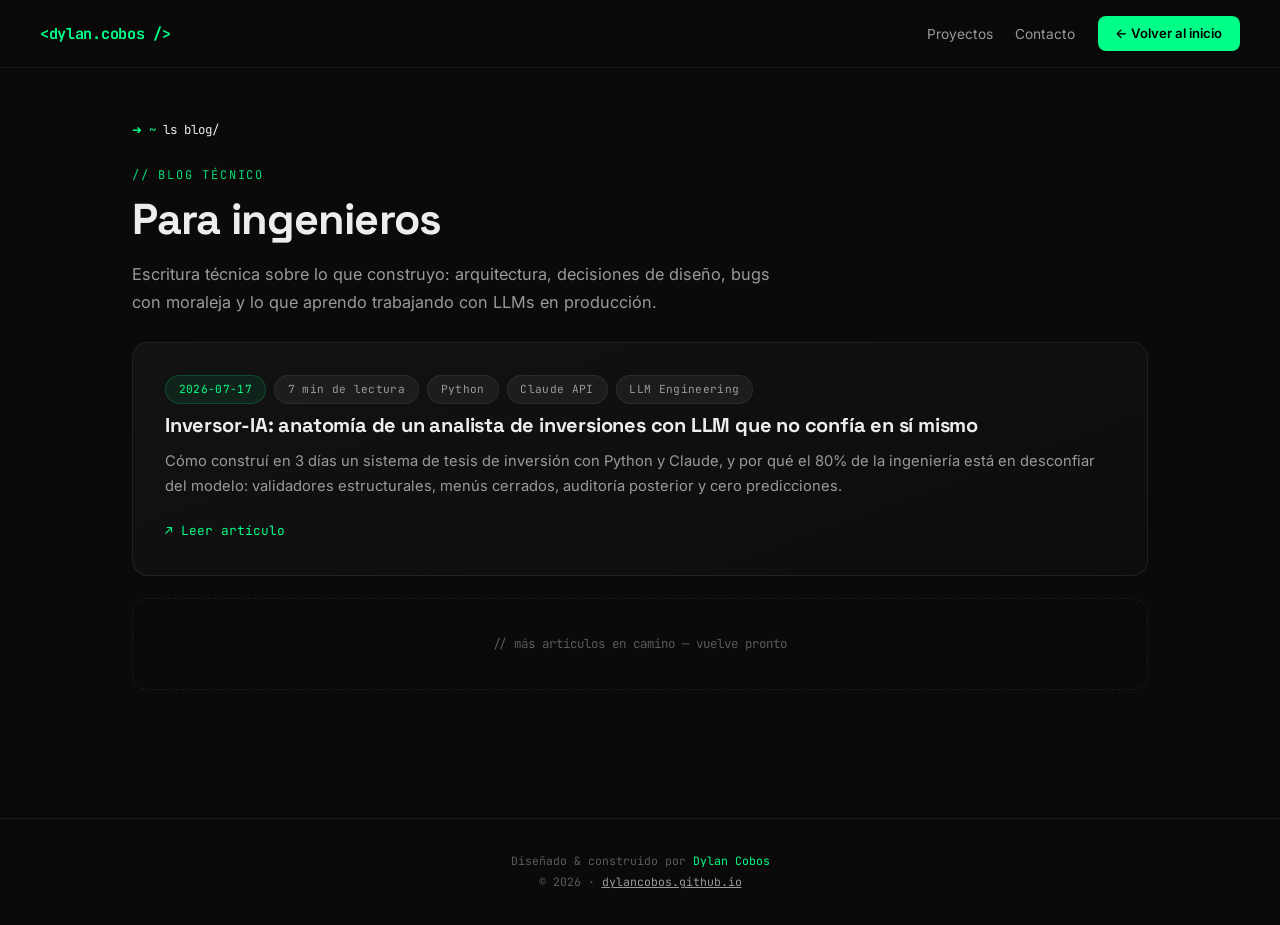
<file: blog/index.html>
<!DOCTYPE html>
<html lang="es">
<head>
    <meta charset="UTF-8">
    <meta name="viewport" content="width=device-width, initial-scale=1.0">
    <title>Blog técnico — Dylan Cobos</title>
    <meta name="description" content="Escritura técnica para ingenieros: arquitectura, decisiones de diseño y lecciones construyendo software con IA. Por Dylan Cobos.">
    <meta name="theme-color" content="#0a0a0a">
    <meta property="og:type" content="website">
    <meta property="og:title" content="Blog técnico — Dylan Cobos">
    <meta property="og:description" content="Arquitectura, decisiones de diseño y lecciones construyendo software con IA.">
    <meta property="og:url" content="https://dylancobos.github.io/blog/">
    <link rel="icon" href="data:image/svg+xml,%3Csvg xmlns='http://www.w3.org/2000/svg' viewBox='0 0 100 100'%3E%3Crect width='100' height='100' rx='20' fill='%230a0a0a'/%3E%3Ctext x='50' y='68' font-size='52' text-anchor='middle' fill='%2300ff88' font-family='monospace'%3E%26gt;_%3C/text%3E%3C/svg%3E">
    <link rel="preconnect" href="https://fonts.googleapis.com">
    <link rel="preconnect" href="https://fonts.gstatic.com" crossorigin>
    <link href="https://fonts.googleapis.com/css2?family=JetBrains+Mono:wght@400;500;700&family=Inter:wght@300;400;500;600;700&family=Space+Grotesk:wght@500;600;700&display=swap" rel="stylesheet">
    <link rel="stylesheet" href="blog.css">
</head>
<body>

<div id="progress"></div>

<nav>
    <a href="/" class="nav-logo">&lt;dylan.cobos /&gt;</a>
    <div class="nav-right">
        <a href="/#projects" class="nav-link hide-sm">Proyectos</a>
        <a href="/#contact" class="nav-link hide-sm">Contacto</a>
        <a href="/" class="nav-cta">← Volver al inicio</a>
    </div>
</nav>

<main class="page">
    <p class="crumb"><span class="t-prompt">➜ ~</span> <span class="t-cmd">ls blog/</span></p>
    <p class="section-tag">// blog técnico</p>
    <h1 class="post-title">Para ingenieros</h1>
    <p class="post-subtitle">
        Escritura técnica sobre lo que construyo: arquitectura, decisiones de diseño,
        bugs con moraleja y lo que aprendo trabajando con LLMs en producción.
    </p>

    <a class="post-card fade visible" href="inversor-ia/">
        <div class="post-meta" style="margin-bottom:0">
            <span class="meta-chip hl">2026-07-17</span>
            <span class="meta-chip">7 min de lectura</span>
            <span class="meta-chip">Python</span>
            <span class="meta-chip">Claude API</span>
            <span class="meta-chip">LLM Engineering</span>
        </div>
        <h2>Inversor-IA: anatomía de un analista de inversiones con LLM que no confía en sí mismo</h2>
        <p class="excerpt">
            Cómo construí en 3 días un sistema de tesis de inversión con Python y Claude,
            y por qué el 80% de la ingeniería está en desconfiar del modelo: validadores
            estructurales, menús cerrados, auditoría posterior y cero predicciones.
        </p>
        <span class="read-more">↗ Leer artículo</span>
    </a>

    <div class="coming-soon">// más artículos en camino — vuelve pronto</div>
</main>

<footer>
    <p>Diseñado &amp; construido por <span>Dylan Cobos</span></p>
    <p>© 2026 · <a href="/">dylancobos.github.io</a></p>
</footer>

<script>
const progress = document.getElementById("progress");
window.addEventListener("scroll", () => {
    const h = document.documentElement;
    const max = h.scrollHeight - h.clientHeight;
    progress.style.width = (max > 0 ? h.scrollTop / max * 100 : 0) + "%";
}, { passive: true });
</script>

</body>
</html>
</file>
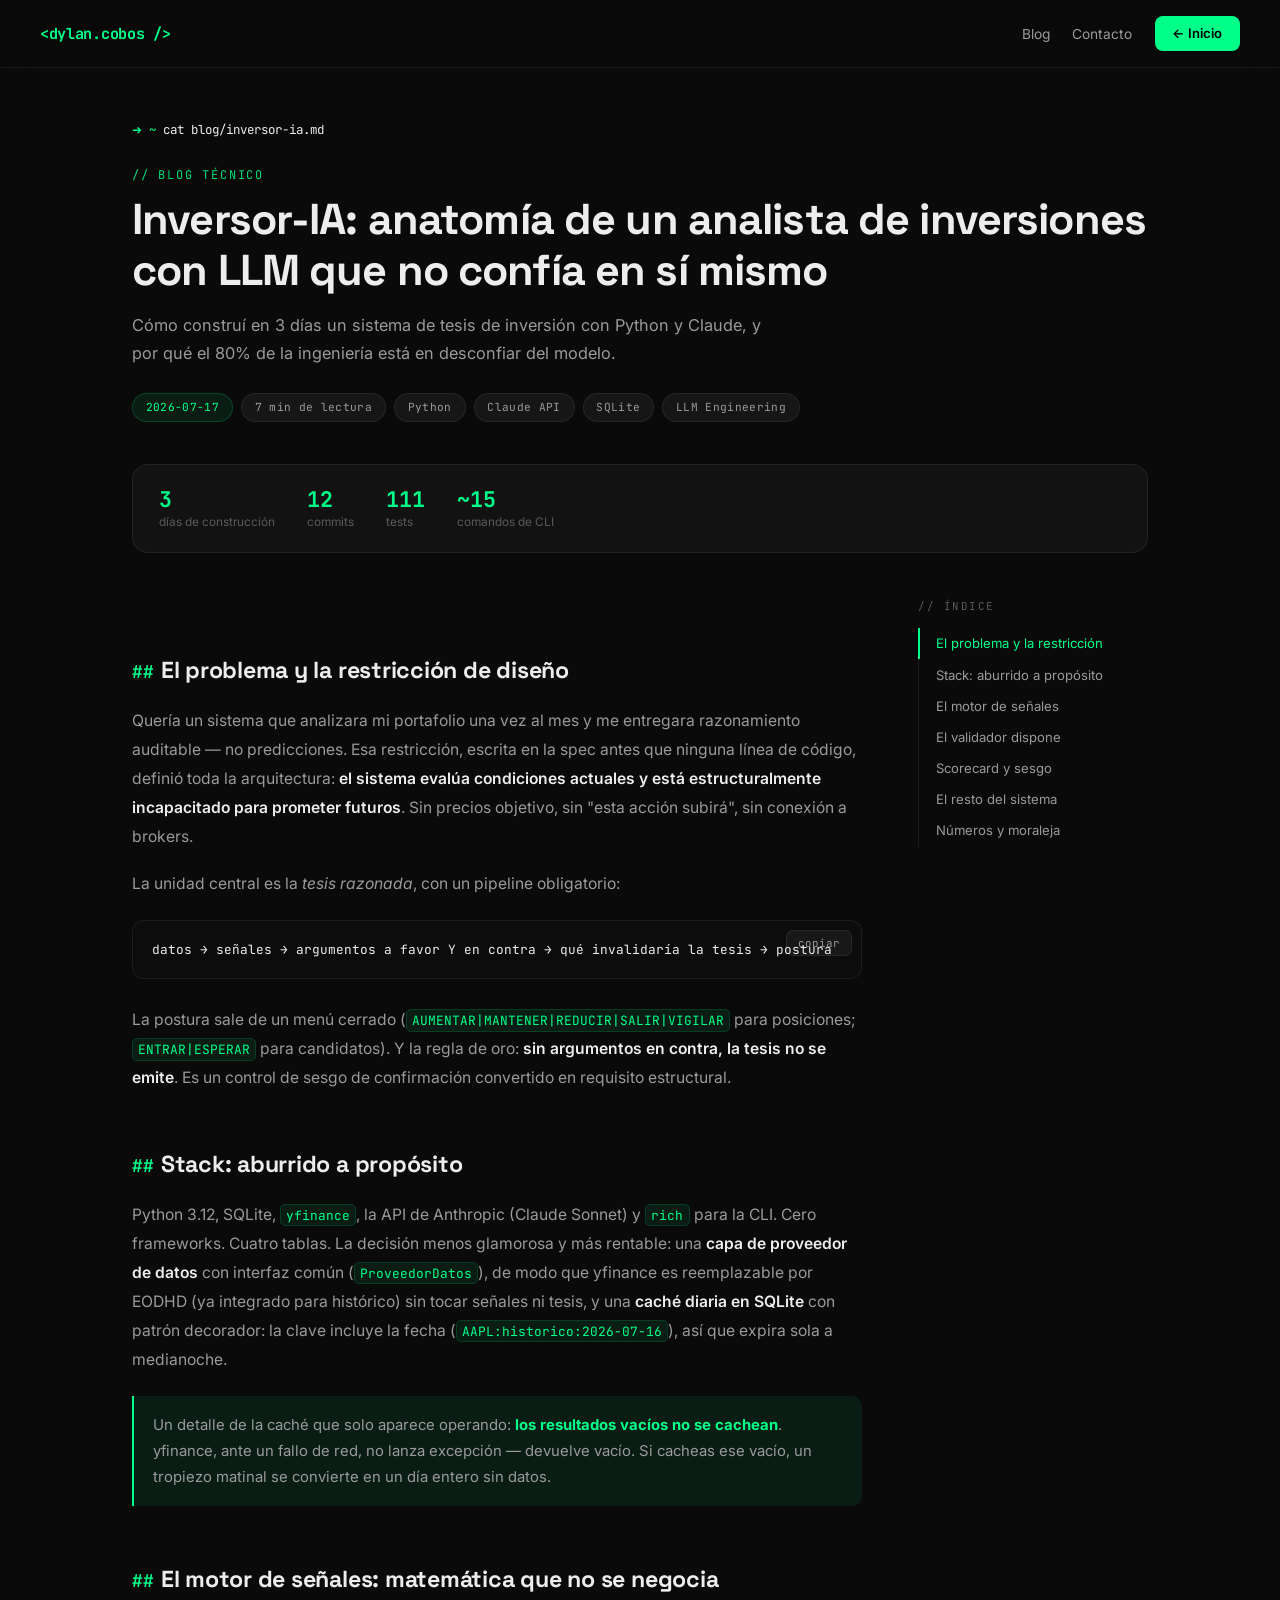
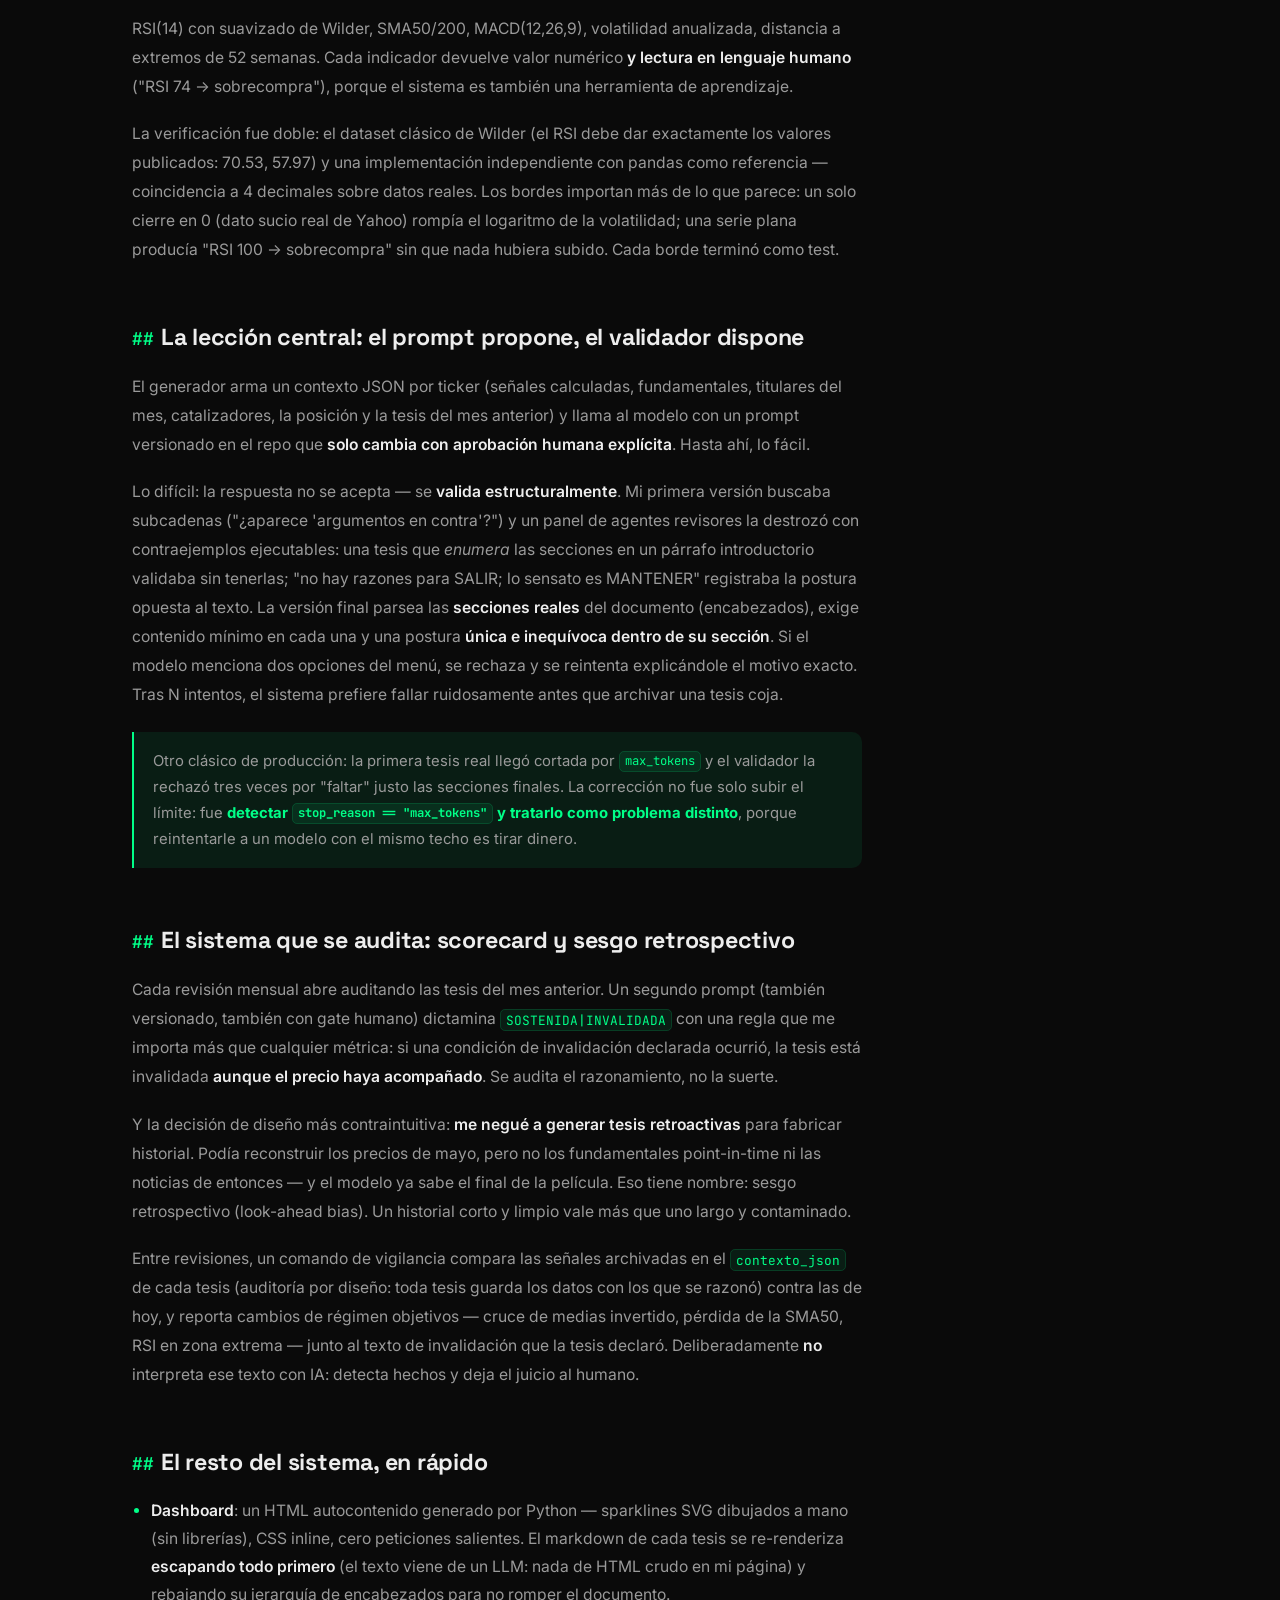
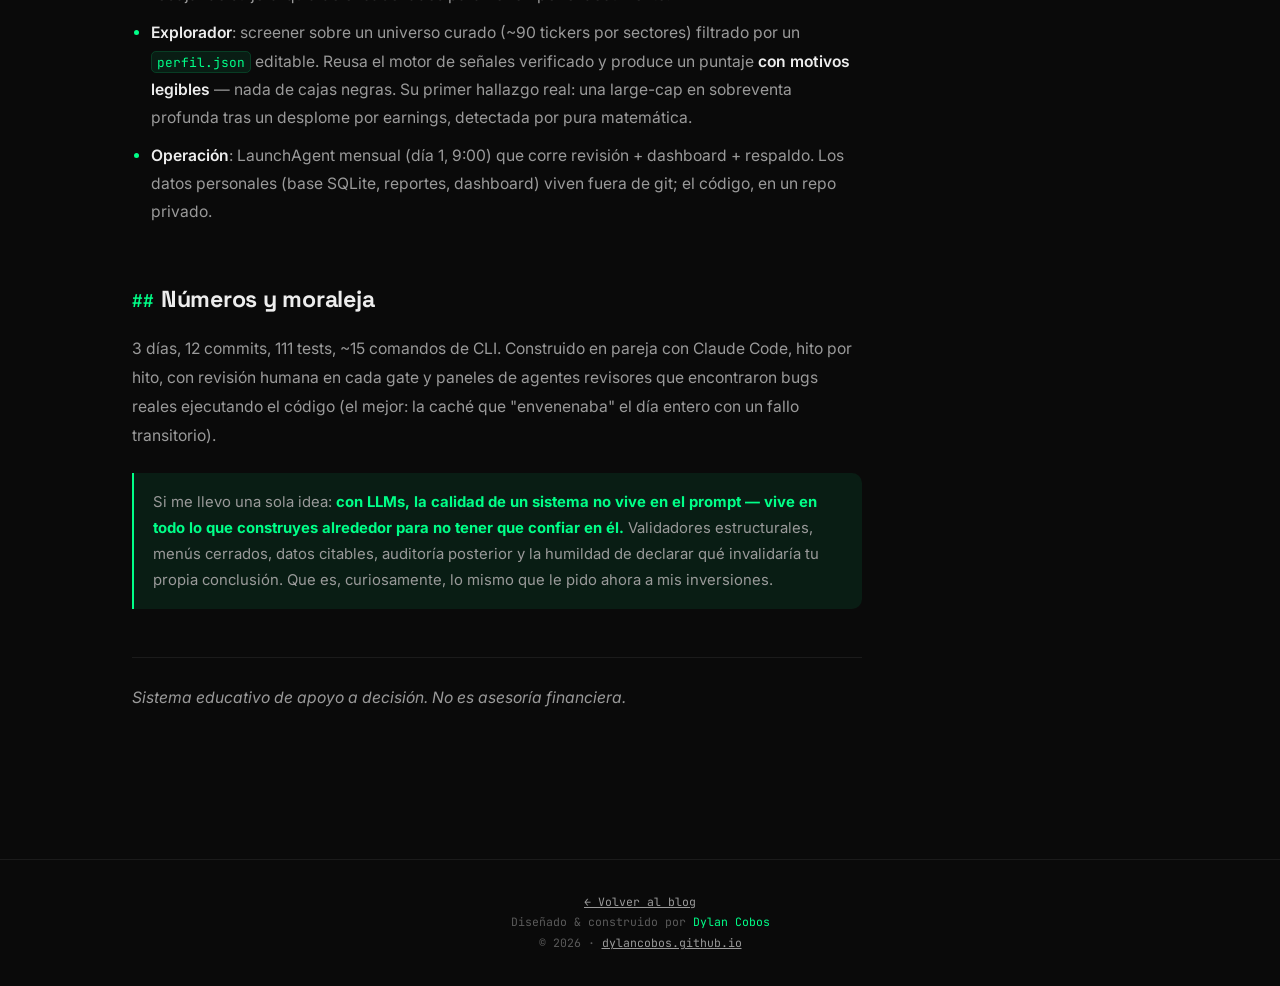
<file: blog/inversor-ia/index.html>
<!DOCTYPE html>
<html lang="es">
<head>
    <meta charset="UTF-8">
    <meta name="viewport" content="width=device-width, initial-scale=1.0">
    <title>Inversor-IA: anatomía de un analista de inversiones con LLM que no confía en sí mismo — Dylan Cobos</title>
    <meta name="description" content="Cómo construí en 3 días un sistema de tesis de inversión con Python y Claude, y por qué el 80% de la ingeniería está en desconfiar del modelo.">
    <meta name="theme-color" content="#0a0a0a">
    <meta property="og:type" content="article">
    <meta property="og:title" content="Inversor-IA: anatomía de un analista de inversiones con LLM que no confía en sí mismo">
    <meta property="og:description" content="3 días, 12 commits, 111 tests. Validadores estructurales, menús cerrados y auditoría posterior: la calidad no vive en el prompt.">
    <meta property="og:url" content="https://dylancobos.github.io/blog/inversor-ia/">
    <link rel="icon" href="data:image/svg+xml,%3Csvg xmlns='http://www.w3.org/2000/svg' viewBox='0 0 100 100'%3E%3Crect width='100' height='100' rx='20' fill='%230a0a0a'/%3E%3Ctext x='50' y='68' font-size='52' text-anchor='middle' fill='%2300ff88' font-family='monospace'%3E%26gt;_%3C/text%3E%3C/svg%3E">
    <link rel="preconnect" href="https://fonts.googleapis.com">
    <link rel="preconnect" href="https://fonts.gstatic.com" crossorigin>
    <link href="https://fonts.googleapis.com/css2?family=JetBrains+Mono:wght@400;500;700&family=Inter:wght@300;400;500;600;700&family=Space+Grotesk:wght@500;600;700&display=swap" rel="stylesheet">
    <link rel="stylesheet" href="../blog.css">
</head>
<body>

<div id="progress"></div>

<nav>
    <a href="/" class="nav-logo">&lt;dylan.cobos /&gt;</a>
    <div class="nav-right">
        <a href="/blog/" class="nav-link">Blog</a>
        <a href="/#contact" class="nav-link hide-sm">Contacto</a>
        <a href="/" class="nav-cta">← Inicio</a>
    </div>
</nav>

<main class="page">
    <p class="crumb"><span class="t-prompt">➜ ~</span> <span class="t-cmd">cat blog/inversor-ia.md</span></p>

    <header>
        <p class="section-tag">// blog técnico</p>
        <h1 class="post-title">Inversor-IA: anatomía de un analista de inversiones con LLM que no confía en sí mismo</h1>
        <p class="post-subtitle">
            Cómo construí en 3 días un sistema de tesis de inversión con Python y
            Claude, y por qué el 80% de la ingeniería está en desconfiar del modelo.
        </p>
        <div class="post-meta">
            <span class="meta-chip hl">2026-07-17</span>
            <span class="meta-chip">7 min de lectura</span>
            <span class="meta-chip">Python</span>
            <span class="meta-chip">Claude API</span>
            <span class="meta-chip">SQLite</span>
            <span class="meta-chip">LLM Engineering</span>
        </div>
    </header>

    <div class="post-stats">
        <div class="stat-item"><span class="stat-n">3</span><span class="stat-l">días de construcción</span></div>
        <div class="stat-item"><span class="stat-n">12</span><span class="stat-l">commits</span></div>
        <div class="stat-item"><span class="stat-n">111</span><span class="stat-l">tests</span></div>
        <div class="stat-item"><span class="stat-n">~15</span><span class="stat-l">comandos de CLI</span></div>
    </div>

    <details class="toc-mobile">
        <summary>Índice del artículo</summary>
        <ol>
            <li><a href="#problema">El problema y la restricción de diseño</a></li>
            <li><a href="#stack">Stack: aburrido a propósito</a></li>
            <li><a href="#senales">El motor de señales</a></li>
            <li><a href="#validador">El prompt propone, el validador dispone</a></li>
            <li><a href="#scorecard">Scorecard y sesgo retrospectivo</a></li>
            <li><a href="#resto">El resto del sistema, en rápido</a></li>
            <li><a href="#moraleja">Números y moraleja</a></li>
        </ol>
    </details>

    <div class="layout">
        <article class="post">
            <h2 id="problema"><span class="hash">##</span>El problema y la restricción de diseño</h2>
            <p>
                Quería un sistema que analizara mi portafolio una vez al mes y me
                entregara razonamiento auditable — no predicciones. Esa restricción,
                escrita en la spec antes que ninguna línea de código, definió toda la
                arquitectura: <strong>el sistema evalúa condiciones actuales y está
                estructuralmente incapacitado para prometer futuros</strong>. Sin precios
                objetivo, sin "esta acción subirá", sin conexión a brokers.
            </p>
            <p>La unidad central es la <em>tesis razonada</em>, con un pipeline obligatorio:</p>
            <div class="codeblock">
                <pre><code>datos → señales → argumentos a favor Y en contra → qué invalidaría la tesis → postura</code></pre>
                <button class="copy-btn">copiar</button>
            </div>
            <p>
                La postura sale de un menú cerrado (<code>AUMENTAR|MANTENER|REDUCIR|SALIR|VIGILAR</code>
                para posiciones; <code>ENTRAR|ESPERAR</code> para candidatos). Y la regla
                de oro: <strong>sin argumentos en contra, la tesis no se emite</strong>. Es un
                control de sesgo de confirmación convertido en requisito estructural.
            </p>

            <h2 id="stack"><span class="hash">##</span>Stack: aburrido a propósito</h2>
            <p>
                Python 3.12, SQLite, <code>yfinance</code>, la API de Anthropic (Claude Sonnet) y
                <code>rich</code> para la CLI. Cero frameworks. Cuatro tablas. La decisión menos
                glamorosa y más rentable: una <strong>capa de proveedor de datos</strong> con
                interfaz común (<code>ProveedorDatos</code>), de modo que yfinance es reemplazable
                por EODHD (ya integrado para histórico) sin tocar señales ni tesis, y
                una <strong>caché diaria en SQLite</strong> con patrón decorador: la clave incluye la
                fecha (<code>AAPL:historico:2026-07-16</code>), así que expira sola a medianoche.
            </p>
            <div class="callout">
                Un detalle de la caché que solo aparece operando: <strong>los resultados
                vacíos no se cachean</strong>. yfinance, ante un fallo de red, no lanza
                excepción — devuelve vacío. Si cacheas ese vacío, un tropiezo matinal se
                convierte en un día entero sin datos.
            </div>

            <h2 id="senales"><span class="hash">##</span>El motor de señales: matemática que no se negocia</h2>
            <p>
                RSI(14) con suavizado de Wilder, SMA50/200, MACD(12,26,9), volatilidad
                anualizada, distancia a extremos de 52 semanas. Cada indicador devuelve
                valor numérico <strong>y lectura en lenguaje humano</strong> ("RSI 74 → sobrecompra"),
                porque el sistema es también una herramienta de aprendizaje.
            </p>
            <p>
                La verificación fue doble: el dataset clásico de Wilder (el RSI debe dar
                exactamente los valores publicados: 70.53, 57.97) y una implementación
                independiente con pandas como referencia — coincidencia a 4 decimales
                sobre datos reales. Los bordes importan más de lo que parece: un solo
                cierre en 0 (dato sucio real de Yahoo) rompía el logaritmo de la
                volatilidad; una serie plana producía "RSI 100 → sobrecompra" sin que
                nada hubiera subido. Cada borde terminó como test.
            </p>

            <h2 id="validador"><span class="hash">##</span>La lección central: el prompt propone, el validador dispone</h2>
            <p>
                El generador arma un contexto JSON por ticker (señales calculadas,
                fundamentales, titulares del mes, catalizadores, la posición y la tesis
                del mes anterior) y llama al modelo con un prompt versionado en el repo
                que <strong>solo cambia con aprobación humana explícita</strong>. Hasta ahí, lo
                fácil.
            </p>
            <p>
                Lo difícil: la respuesta no se acepta — se <strong>valida estructuralmente</strong>.
                Mi primera versión buscaba subcadenas ("¿aparece 'argumentos en
                contra'?") y un panel de agentes revisores la destrozó con contraejemplos
                ejecutables: una tesis que <em>enumera</em> las secciones en un párrafo
                introductorio validaba sin tenerlas; "no hay razones para SALIR; lo
                sensato es MANTENER" registraba la postura opuesta al texto. La versión
                final parsea las <strong>secciones reales</strong> del documento (encabezados), exige
                contenido mínimo en cada una y una postura <strong>única e inequívoca dentro
                de su sección</strong>. Si el modelo menciona dos opciones del menú, se rechaza
                y se reintenta explicándole el motivo exacto. Tras N intentos, el
                sistema prefiere fallar ruidosamente antes que archivar una tesis
                coja.
            </p>
            <div class="callout">
                Otro clásico de producción: la primera tesis real llegó cortada por
                <code>max_tokens</code> y el validador la rechazó tres veces por "faltar" justo las
                secciones finales. La corrección no fue solo subir el límite: fue
                <strong>detectar <code>stop_reason == "max_tokens"</code> y tratarlo como problema
                distinto</strong>, porque reintentarle a un modelo con el mismo techo es tirar
                dinero.
            </div>

            <h2 id="scorecard"><span class="hash">##</span>El sistema que se audita: scorecard y sesgo retrospectivo</h2>
            <p>
                Cada revisión mensual abre auditando las tesis del mes anterior. Un
                segundo prompt (también versionado, también con gate humano) dictamina
                <code>SOSTENIDA|INVALIDADA</code> con una regla que me importa más que cualquier
                métrica: si una condición de invalidación declarada ocurrió, la tesis
                está invalidada <strong>aunque el precio haya acompañado</strong>. Se audita el
                razonamiento, no la suerte.
            </p>
            <p>
                Y la decisión de diseño más contraintuitiva: <strong>me negué a generar tesis
                retroactivas</strong> para fabricar historial. Podía reconstruir los precios de
                mayo, pero no los fundamentales point-in-time ni las noticias de
                entonces — y el modelo ya sabe el final de la película. Eso tiene
                nombre: sesgo retrospectivo (look-ahead bias). Un historial corto y
                limpio vale más que uno largo y contaminado.
            </p>
            <p>
                Entre revisiones, un comando de vigilancia compara las señales
                archivadas en el <code>contexto_json</code> de cada tesis (auditoría por diseño:
                toda tesis guarda los datos con los que se razonó) contra las de hoy, y
                reporta cambios de régimen objetivos — cruce de medias invertido,
                pérdida de la SMA50, RSI en zona extrema — junto al texto de
                invalidación que la tesis declaró. Deliberadamente <strong>no</strong> interpreta ese
                texto con IA: detecta hechos y deja el juicio al humano.
            </p>

            <h2 id="resto"><span class="hash">##</span>El resto del sistema, en rápido</h2>
            <ul>
                <li>
                    <strong>Dashboard</strong>: un HTML autocontenido generado por Python — sparklines
                    SVG dibujados a mano (sin librerías), CSS inline, cero peticiones
                    salientes. El markdown de cada tesis se re-renderiza <strong>escapando todo
                    primero</strong> (el texto viene de un LLM: nada de HTML crudo en mi página)
                    y rebajando su jerarquía de encabezados para no romper el documento.
                </li>
                <li>
                    <strong>Explorador</strong>: screener sobre un universo curado (~90 tickers por
                    sectores) filtrado por un <code>perfil.json</code> editable. Reusa el motor de
                    señales verificado y produce un puntaje <strong>con motivos legibles</strong> —
                    nada de cajas negras. Su primer hallazgo real: una large-cap en
                    sobreventa profunda tras un desplome por earnings, detectada por pura
                    matemática.
                </li>
                <li>
                    <strong>Operación</strong>: LaunchAgent mensual (día 1, 9:00) que corre revisión +
                    dashboard + respaldo. Los datos personales (base SQLite, reportes,
                    dashboard) viven fuera de git; el código, en un repo privado.
                </li>
            </ul>

            <h2 id="moraleja"><span class="hash">##</span>Números y moraleja</h2>
            <p>
                3 días, 12 commits, 111 tests, ~15 comandos de CLI. Construido en pareja
                con Claude Code, hito por hito, con revisión humana en cada gate y
                paneles de agentes revisores que encontraron bugs reales ejecutando el
                código (el mejor: la caché que "envenenaba" el día entero con un fallo
                transitorio).
            </p>
            <div class="callout">
                Si me llevo una sola idea: <strong>con LLMs, la calidad de un sistema no vive
                en el prompt — vive en todo lo que construyes alrededor para no tener
                que confiar en él.</strong> Validadores estructurales, menús cerrados, datos
                citables, auditoría posterior y la humildad de declarar qué invalidaría
                tu propia conclusión. Que es, curiosamente, lo mismo que le pido ahora a
                mis inversiones.
            </div>

            <p class="post-footer">
                Sistema educativo de apoyo a decisión. No es asesoría financiera.
            </p>
        </article>

        <aside class="toc" aria-label="Índice del artículo">
            <p class="toc-title">// índice</p>
            <ol>
                <li><a href="#problema">El problema y la restricción</a></li>
                <li><a href="#stack">Stack: aburrido a propósito</a></li>
                <li><a href="#senales">El motor de señales</a></li>
                <li><a href="#validador">El validador dispone</a></li>
                <li><a href="#scorecard">Scorecard y sesgo</a></li>
                <li><a href="#resto">El resto del sistema</a></li>
                <li><a href="#moraleja">Números y moraleja</a></li>
            </ol>
        </aside>
    </div>
</main>

<footer>
    <p><a href="/blog/">← Volver al blog</a></p>
    <p>Diseñado &amp; construido por <span>Dylan Cobos</span></p>
    <p>© 2026 · <a href="/">dylancobos.github.io</a></p>
</footer>

<script>
/* ════════ Barra de progreso de lectura ════════ */
const progress = document.getElementById("progress");
window.addEventListener("scroll", () => {
    const h = document.documentElement;
    const max = h.scrollHeight - h.clientHeight;
    progress.style.width = (max > 0 ? h.scrollTop / max * 100 : 0) + "%";
}, { passive: true });

/* ════════ Scrollspy del índice ════════ */
const tocLinks = document.querySelectorAll(".toc a");
const headings = [...document.querySelectorAll(".post h2")];
function updateToc() {
    let current = headings[0]?.id;
    headings.forEach(h => { if (h.getBoundingClientRect().top < 130) current = h.id; });
    tocLinks.forEach(a => a.classList.toggle("active", a.getAttribute("href") === `#${current}`));
}
window.addEventListener("scroll", updateToc, { passive: true });
updateToc();

/* ════════ Copiar bloques de código ════════ */
document.querySelectorAll(".codeblock").forEach(block => {
    const btn = block.querySelector(".copy-btn");
    if (!btn) return;
    btn.addEventListener("click", async () => {
        try {
            await navigator.clipboard.writeText(block.querySelector("code").textContent);
            btn.textContent = "¡copiado!";
            setTimeout(() => { btn.textContent = "copiar"; }, 1800);
        } catch (_) {}
    });
});

/* ════════ Cerrar el índice móvil al navegar ════════ */
document.querySelectorAll(".toc-mobile a").forEach(a => {
    a.addEventListener("click", () => document.querySelector(".toc-mobile").removeAttribute("open"));
});
</script>

</body>
</html>
</file>
<file: blog/blog.css>
/* ════════════════════════════════════════
   Blog técnico — dylancobos.github.io
   Comparte el lenguaje visual de index.html
   ════════════════════════════════════════ */
:root {
    --bg:           #0a0a0a;
    --bg-soft:      #0e0e0e;
    --bg-card:      #121212;
    --bg-card-h:    #181818;
    --accent:       #00ff88;
    --accent-dark:  #00cc6e;
    --accent-dim:   rgba(0,255,136,.08);
    --accent-glow:  rgba(0,255,136,.25);
    --text:         #ededed;
    --text-dim:     #9a9a9a;
    --text-faint:   #5a5a5a;
    --border:       rgba(255,255,255,.07);
    --border-h:     rgba(0,255,136,.28);
    --mono:         'JetBrains Mono', monospace;
    --sans:         'Inter', sans-serif;
    --display:      'Space Grotesk', sans-serif;
    --radius:       16px;
}

*, *::before, *::after { box-sizing: border-box; margin: 0; padding: 0; }
html { scroll-behavior: smooth; }
body {
    background: var(--bg);
    color: var(--text);
    font-family: var(--sans);
    line-height: 1.6;
    overflow-x: hidden;
}
::selection { background: var(--accent); color: #000; }
::-webkit-scrollbar { width: 6px; }
::-webkit-scrollbar-track { background: var(--bg); }
::-webkit-scrollbar-thumb { background: #2a2a2a; border-radius: 3px; }
::-webkit-scrollbar-thumb:hover { background: var(--accent); }

/* ════════ Progress ════════ */
#progress {
    position: fixed;
    top: 0; left: 0;
    height: 2px;
    width: 0;
    background: linear-gradient(90deg, var(--accent), #00ccff);
    z-index: 300;
    transition: width .1s linear;
}

/* ════════ Nav ════════ */
nav {
    position: fixed;
    inset: 0 0 auto;
    z-index: 200;
    display: flex;
    justify-content: space-between;
    align-items: center;
    padding: 1rem 2.5rem;
    background: rgba(10,10,10,.8);
    backdrop-filter: blur(18px);
    -webkit-backdrop-filter: blur(18px);
    border-bottom: 1px solid var(--border);
}
.nav-logo {
    font-family: var(--mono);
    color: var(--accent);
    font-size: .95rem;
    font-weight: 700;
    text-decoration: none;
    letter-spacing: -.02em;
}
.nav-right { display: flex; align-items: center; gap: 1.4rem; }
.nav-link {
    color: var(--text-dim);
    text-decoration: none;
    font-size: .86rem;
    transition: color .2s;
}
.nav-link:hover { color: var(--accent); }
.nav-cta {
    font-size: .82rem;
    font-weight: 600;
    background: var(--accent);
    color: #000;
    padding: .45rem 1.1rem;
    border-radius: 8px;
    text-decoration: none;
    transition: all .2s;
}
.nav-cta:hover { background: var(--accent-dark); transform: translateY(-1px); }

/* ════════ Layout ════════ */
.page {
    max-width: 1080px;
    margin: 0 auto;
    padding: 120px 2rem 4rem;
}
.layout {
    display: grid;
    grid-template-columns: minmax(0, 1fr) 230px;
    gap: 3.5rem;
    align-items: start;
}

/* ════════ Cabecera de artículo / índice ════════ */
.crumb {
    font-family: var(--mono);
    font-size: .78rem;
    color: var(--text-faint);
    margin-bottom: 1.6rem;
}
.crumb .t-prompt { color: var(--accent); }
.crumb .t-cmd { color: var(--text); }
.section-tag {
    font-family: var(--mono);
    font-size: .75rem;
    color: var(--accent);
    letter-spacing: .15em;
    text-transform: uppercase;
    margin-bottom: .6rem;
    opacity: .85;
}
h1.post-title {
    font-family: var(--display);
    font-size: clamp(1.7rem, 4.5vw, 2.7rem);
    font-weight: 700;
    line-height: 1.18;
    letter-spacing: -.02em;
    margin-bottom: 1rem;
}
.post-subtitle {
    color: var(--text-dim);
    font-size: 1.02rem;
    line-height: 1.7;
    max-width: 640px;
    margin-bottom: 1.6rem;
}
.post-meta {
    display: flex;
    flex-wrap: wrap;
    gap: .5rem;
    align-items: center;
    margin-bottom: 2.6rem;
}
.meta-chip {
    font-family: var(--mono);
    font-size: .7rem;
    color: var(--text-dim);
    background: rgba(255,255,255,.05);
    border: 1px solid var(--border);
    border-radius: 999px;
    padding: .28rem .8rem;
    letter-spacing: .03em;
}
.meta-chip.hl { color: var(--accent); background: var(--accent-dim); border-color: rgba(0,255,136,.18); }

/* ════════ Stats strip ════════ */
.post-stats {
    display: flex;
    flex-wrap: wrap;
    gap: 2rem;
    padding: 1.3rem 1.6rem;
    background: var(--bg-card);
    border: 1px solid var(--border);
    border-radius: var(--radius);
    margin-bottom: 2.8rem;
}
.stat-item { display: flex; flex-direction: column; }
.stat-n {
    font-family: var(--mono);
    font-size: 1.35rem;
    font-weight: 700;
    color: var(--accent);
    line-height: 1.25;
}
.stat-l { font-size: .74rem; color: var(--text-faint); }

/* ════════ Cuerpo del artículo ════════ */
.post { min-width: 0; }
.post h2 {
    font-family: var(--display);
    font-size: 1.45rem;
    font-weight: 700;
    letter-spacing: -.01em;
    margin: 2.8rem 0 1rem;
    padding-top: .6rem;
    scroll-margin-top: 90px;
}
.post h2 .hash { color: var(--accent); margin-right: .45rem; font-family: var(--mono); font-size: 1.1rem; }
.post p {
    color: var(--text-dim);
    font-size: .98rem;
    line-height: 1.85;
    margin-bottom: 1.15rem;
}
.post p strong, .post li strong { color: var(--text); font-weight: 600; }
.post ul { margin: 0 0 1.15rem 1.2rem; }
.post li {
    color: var(--text-dim);
    font-size: .98rem;
    line-height: 1.8;
    margin-bottom: .6rem;
}
.post li::marker { color: var(--accent); }
.post code {
    font-family: var(--mono);
    font-size: .82em;
    color: var(--accent);
    background: var(--accent-dim);
    border: 1px solid rgba(0,255,136,.14);
    border-radius: 5px;
    padding: .12em .4em;
    white-space: nowrap;
}
.post .codeblock {
    position: relative;
    margin: 1.4rem 0 1.6rem;
}
.post pre {
    background: #0c0c0c;
    border: 1px solid var(--border);
    border-radius: 12px;
    padding: 1.1rem 1.2rem;
    overflow-x: auto;
    font-family: var(--mono);
    font-size: .8rem;
    line-height: 1.7;
    color: var(--text);
}
.post pre code { background: none; border: none; padding: 0; color: inherit; white-space: pre; font-size: 1em; }
.copy-btn {
    position: absolute;
    top: .6rem; right: .6rem;
    font-family: var(--mono);
    font-size: .68rem;
    background: rgba(255,255,255,.05);
    color: var(--text-dim);
    border: 1px solid var(--border);
    border-radius: 7px;
    padding: .3rem .7rem;
    cursor: pointer;
    transition: all .2s;
}
.copy-btn:hover { color: var(--accent); border-color: var(--accent); }

.callout {
    margin: 1.4rem 0 1.6rem;
    padding: 1rem 1.2rem;
    background: var(--accent-dim);
    border-left: 2px solid var(--accent);
    border-radius: 0 10px 10px 0;
    color: var(--text-dim);
    font-size: .93rem;
    line-height: 1.75;
}
.callout strong { color: var(--accent); }

.post-footer {
    margin-top: 3rem;
    padding-top: 1.6rem;
    border-top: 1px solid var(--border);
    font-size: .85rem;
    color: var(--text-faint);
    font-style: italic;
}

/* ════════ TOC ════════ */
.toc {
    position: sticky;
    top: 100px;
    font-size: .82rem;
}
.toc-title {
    font-family: var(--mono);
    font-size: .68rem;
    color: var(--text-faint);
    letter-spacing: .14em;
    text-transform: uppercase;
    margin-bottom: .8rem;
}
.toc ol { list-style: none; border-left: 1px solid var(--border); }
.toc li { margin: 0; }
.toc a {
    display: block;
    color: var(--text-dim);
    text-decoration: none;
    padding: .38rem 0 .38rem 1rem;
    border-left: 2px solid transparent;
    margin-left: -1px;
    line-height: 1.45;
    transition: color .2s, border-color .2s;
}
.toc a:hover { color: var(--text); }
.toc a.active { color: var(--accent); border-left-color: var(--accent); }
.toc-mobile { display: none; }

/* ════════ Índice del blog (listado) ════════ */
.post-card {
    display: block;
    background: linear-gradient(160deg, var(--bg-card) 0%, #0d0d0d 100%);
    border: 1px solid var(--border);
    border-radius: var(--radius);
    padding: 2rem;
    text-decoration: none;
    position: relative;
    overflow: hidden;
    transition: transform .3s, border-color .3s, box-shadow .3s;
    margin-bottom: 1.4rem;
}
.post-card::before {
    content: "";
    position: absolute;
    top: 0; left: 0; right: 0;
    height: 2px;
    background: linear-gradient(90deg, var(--accent), transparent 60%);
    opacity: 0;
    transition: opacity .3s;
}
.post-card:hover { transform: translateY(-4px); border-color: var(--border-h); box-shadow: 0 24px 55px rgba(0,0,0,.5); }
.post-card:hover::before { opacity: 1; }
.post-card h2 {
    font-family: var(--display);
    font-size: 1.25rem;
    font-weight: 700;
    color: var(--text);
    letter-spacing: -.01em;
    margin: .5rem 0 .7rem;
    line-height: 1.3;
}
.post-card .excerpt {
    color: var(--text-dim);
    font-size: .92rem;
    line-height: 1.7;
    margin-bottom: 1.1rem;
}
.post-card .read-more {
    font-family: var(--mono);
    font-size: .8rem;
    color: var(--accent);
}
.coming-soon {
    text-align: center;
    font-family: var(--mono);
    font-size: .78rem;
    color: var(--text-faint);
    padding: 2.2rem 1rem;
    border: 1px dashed var(--border);
    border-radius: var(--radius);
}

/* ════════ Footer ════════ */
footer { border-top: 1px solid var(--border); padding: 2rem; text-align: center; margin-top: 4rem; }
footer p { font-family: var(--mono); font-size: .72rem; color: var(--text-faint); line-height: 1.8; }
footer span { color: var(--accent); }
footer a { color: var(--text-dim); }
footer a:hover { color: var(--accent); }

/* ════════ Animaciones ════════ */
.fade {
    opacity: 0;
    transform: translateY(18px);
    transition: opacity .6s ease, transform .6s ease;
}
.fade.visible { opacity: 1; transform: translateY(0); }
@media (prefers-reduced-motion: reduce) {
    *, *::before, *::after { animation: none !important; transition: none !important; }
    html { scroll-behavior: auto; }
}

/* ════════ Responsive ════════ */
@media (max-width: 1000px) {
    .layout { grid-template-columns: 1fr; gap: 0; }
    .toc { display: none; }
    .toc-mobile {
        display: block;
        margin-bottom: 2.2rem;
        background: var(--bg-card);
        border: 1px solid var(--border);
        border-radius: 12px;
        padding: .9rem 1.1rem;
    }
    .toc-mobile summary {
        font-family: var(--mono);
        font-size: .74rem;
        color: var(--accent);
        letter-spacing: .1em;
        text-transform: uppercase;
        cursor: pointer;
    }
    .toc-mobile ol { list-style: none; margin-top: .8rem; }
    .toc-mobile a {
        display: block;
        color: var(--text-dim);
        text-decoration: none;
        padding: .4rem 0;
        font-size: .86rem;
        border-bottom: 1px solid var(--border);
    }
    .toc-mobile li:last-child a { border-bottom: none; }
    .toc-mobile a:hover { color: var(--accent); }
}
@media (max-width: 640px) {
    nav { padding: 1rem 1.3rem; }
    .nav-link.hide-sm { display: none; }
    .page { padding: 105px 1.2rem 3rem; }
    .post-stats { gap: 1.3rem; padding: 1.1rem 1.2rem; }
}
</file>
